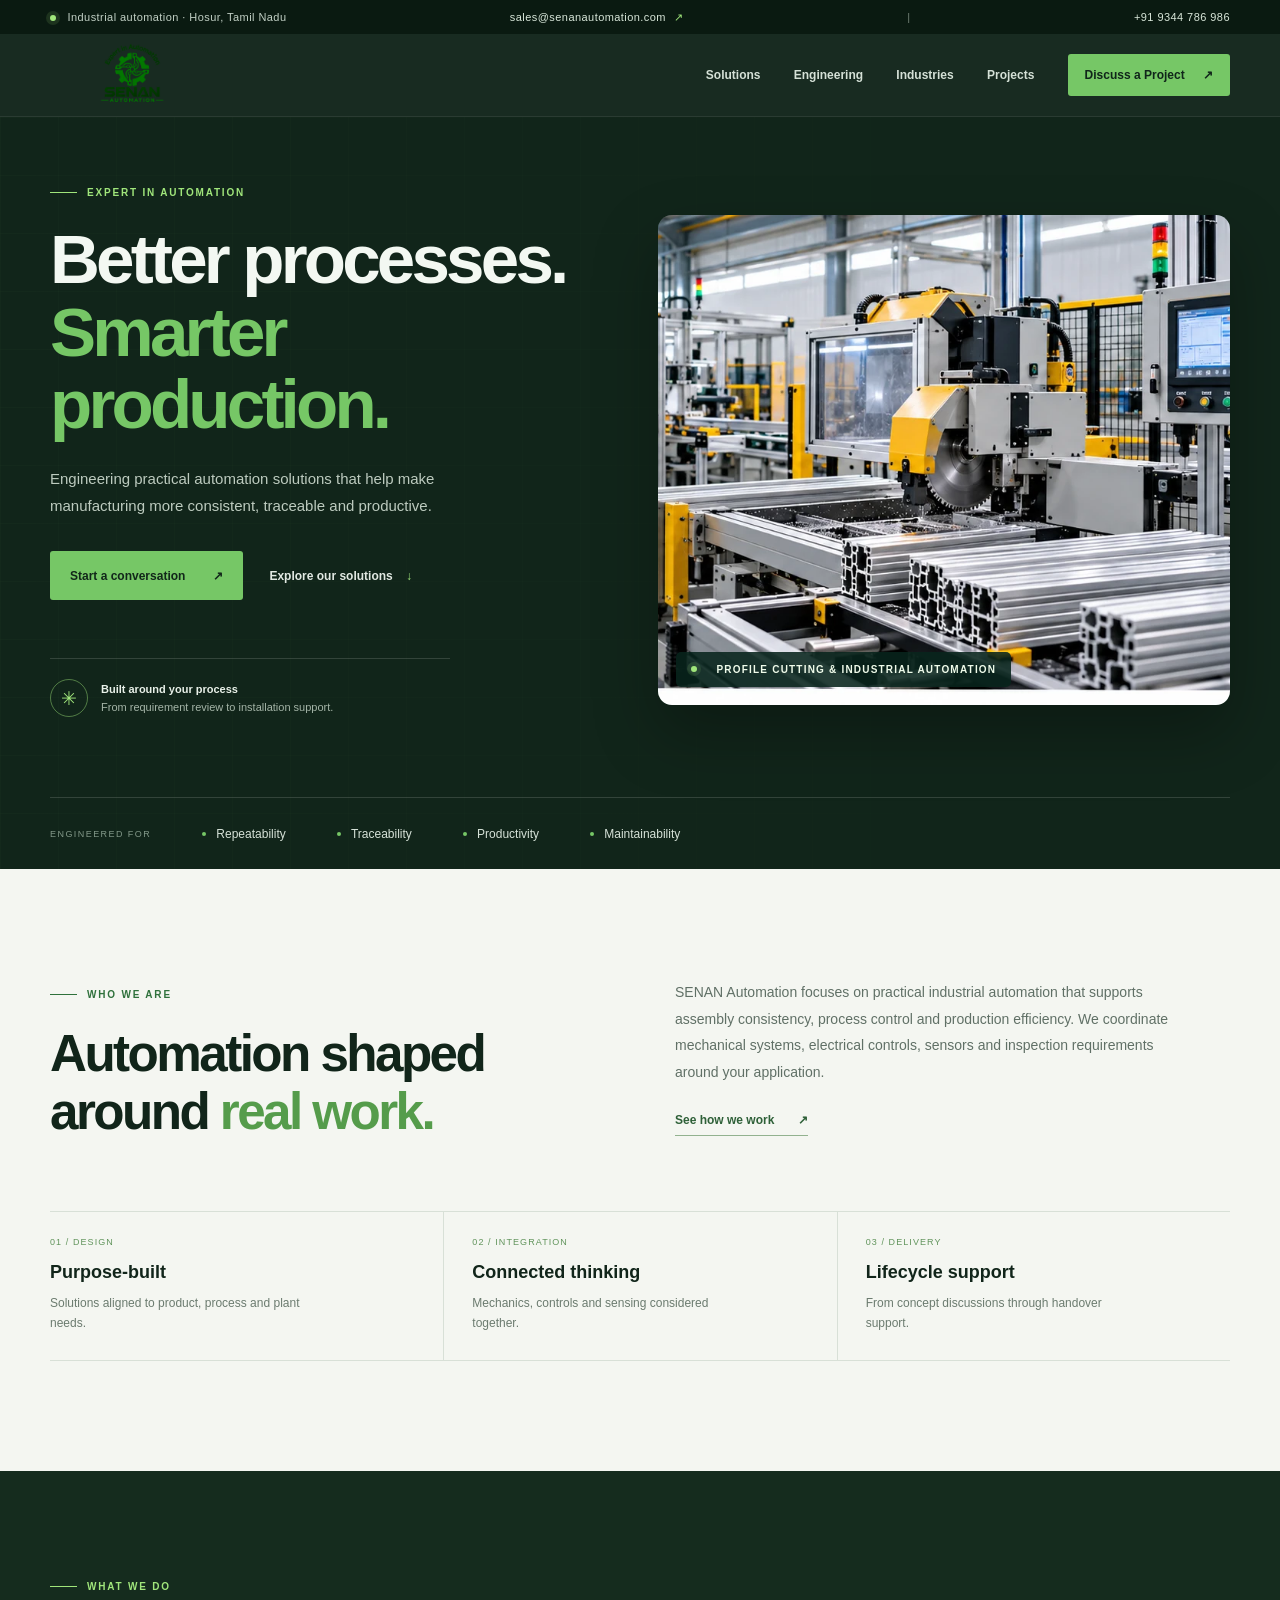
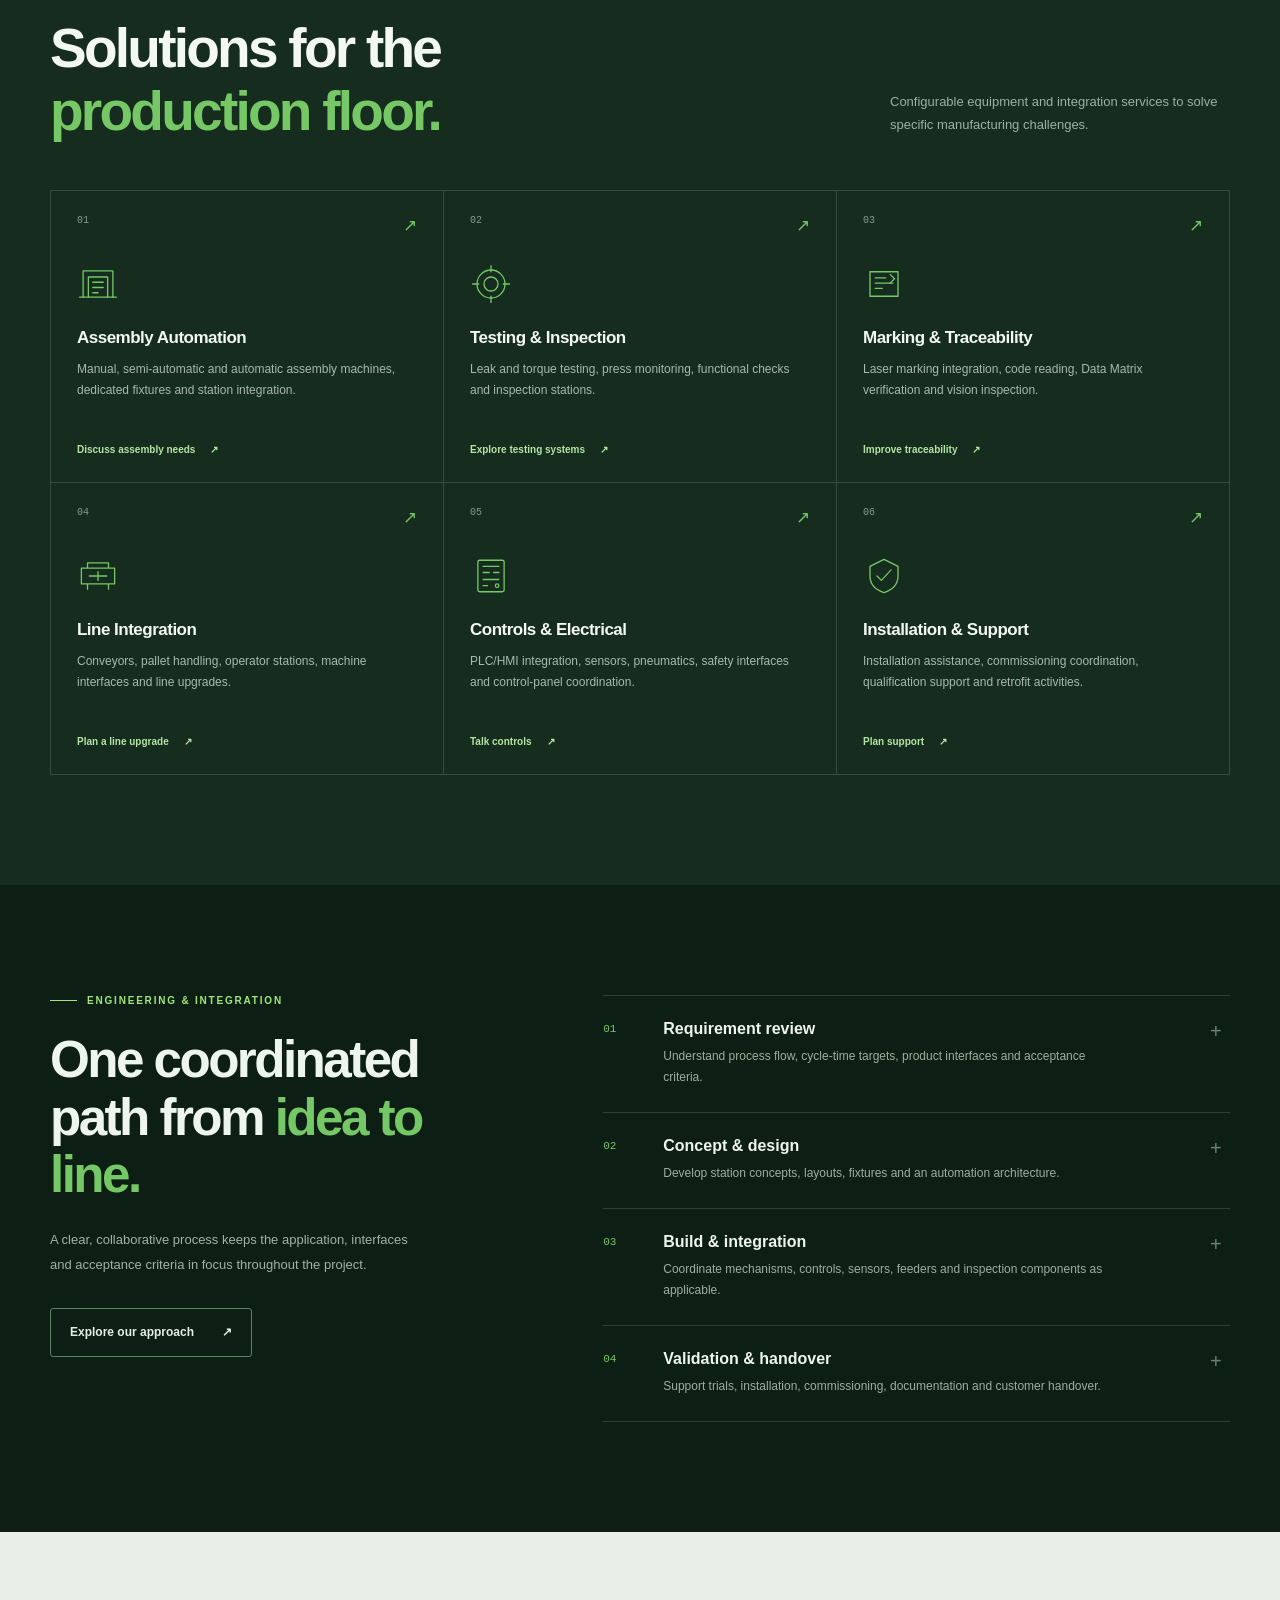
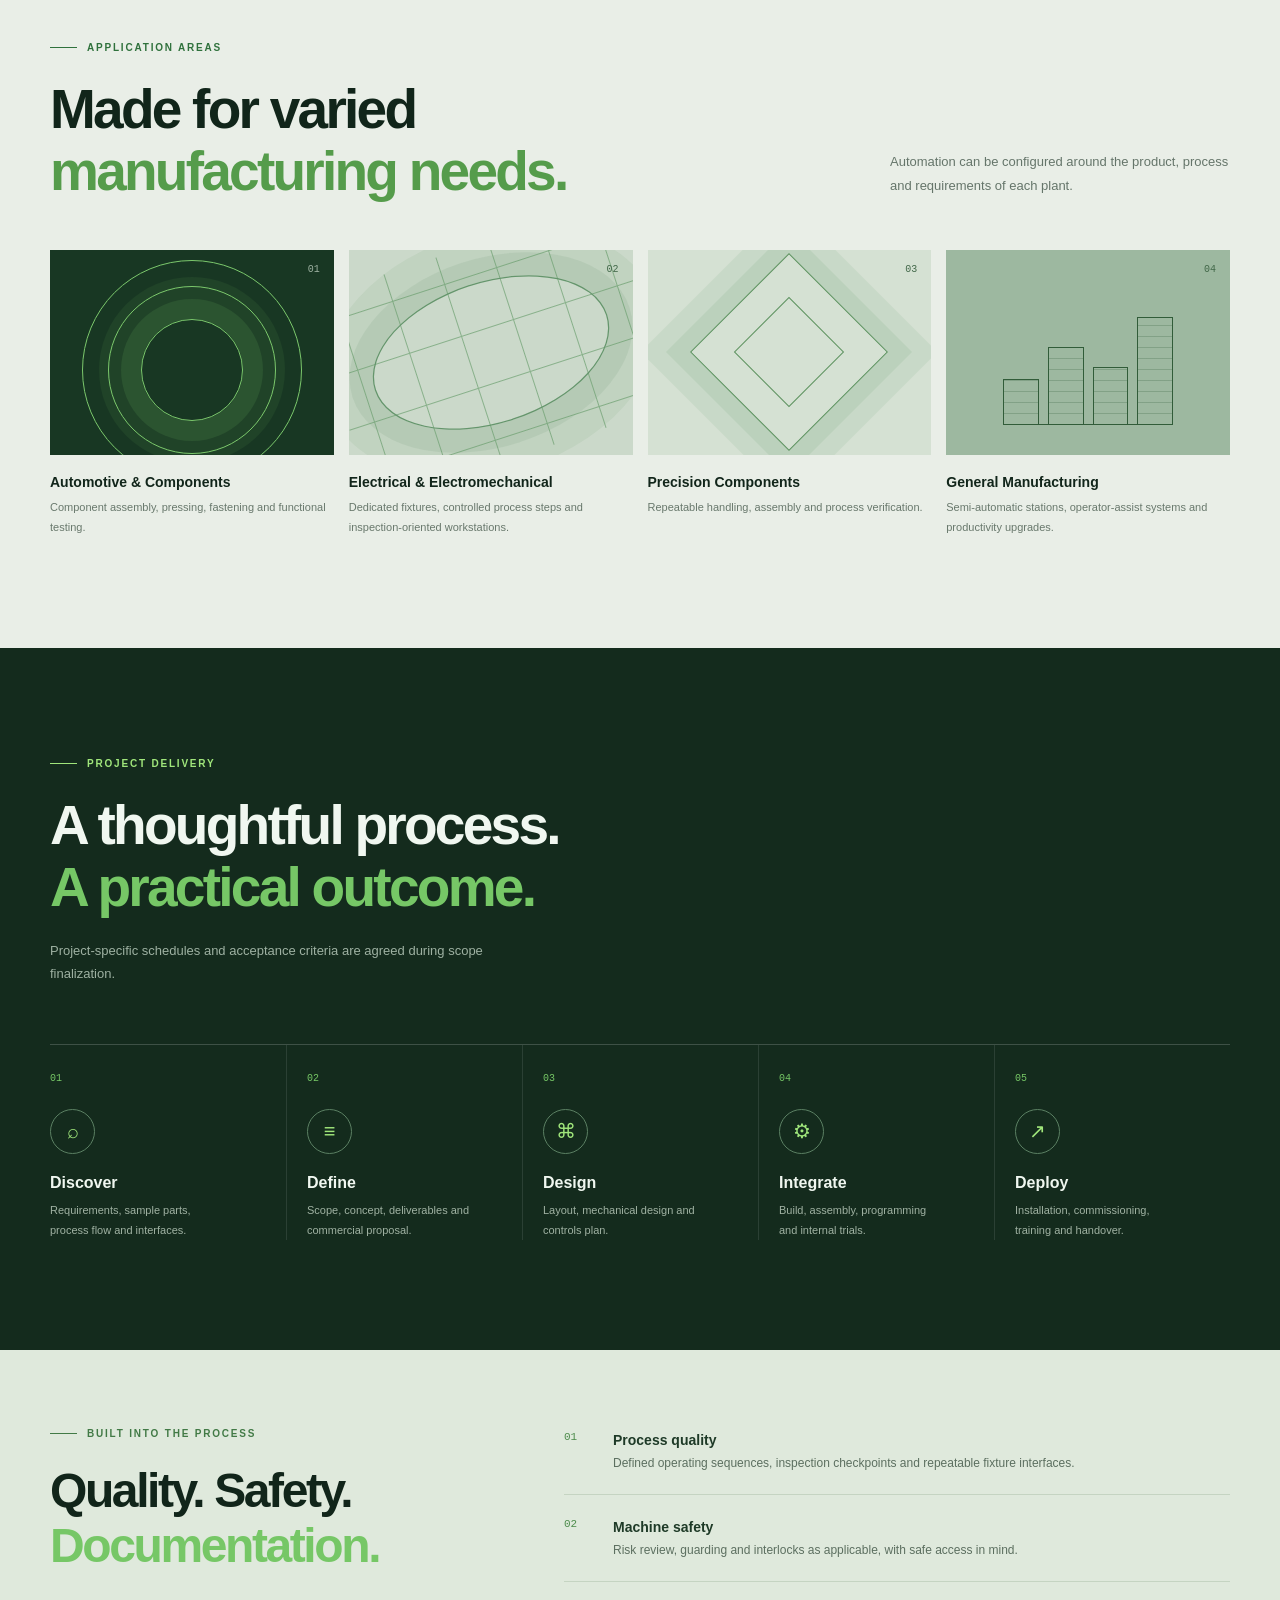
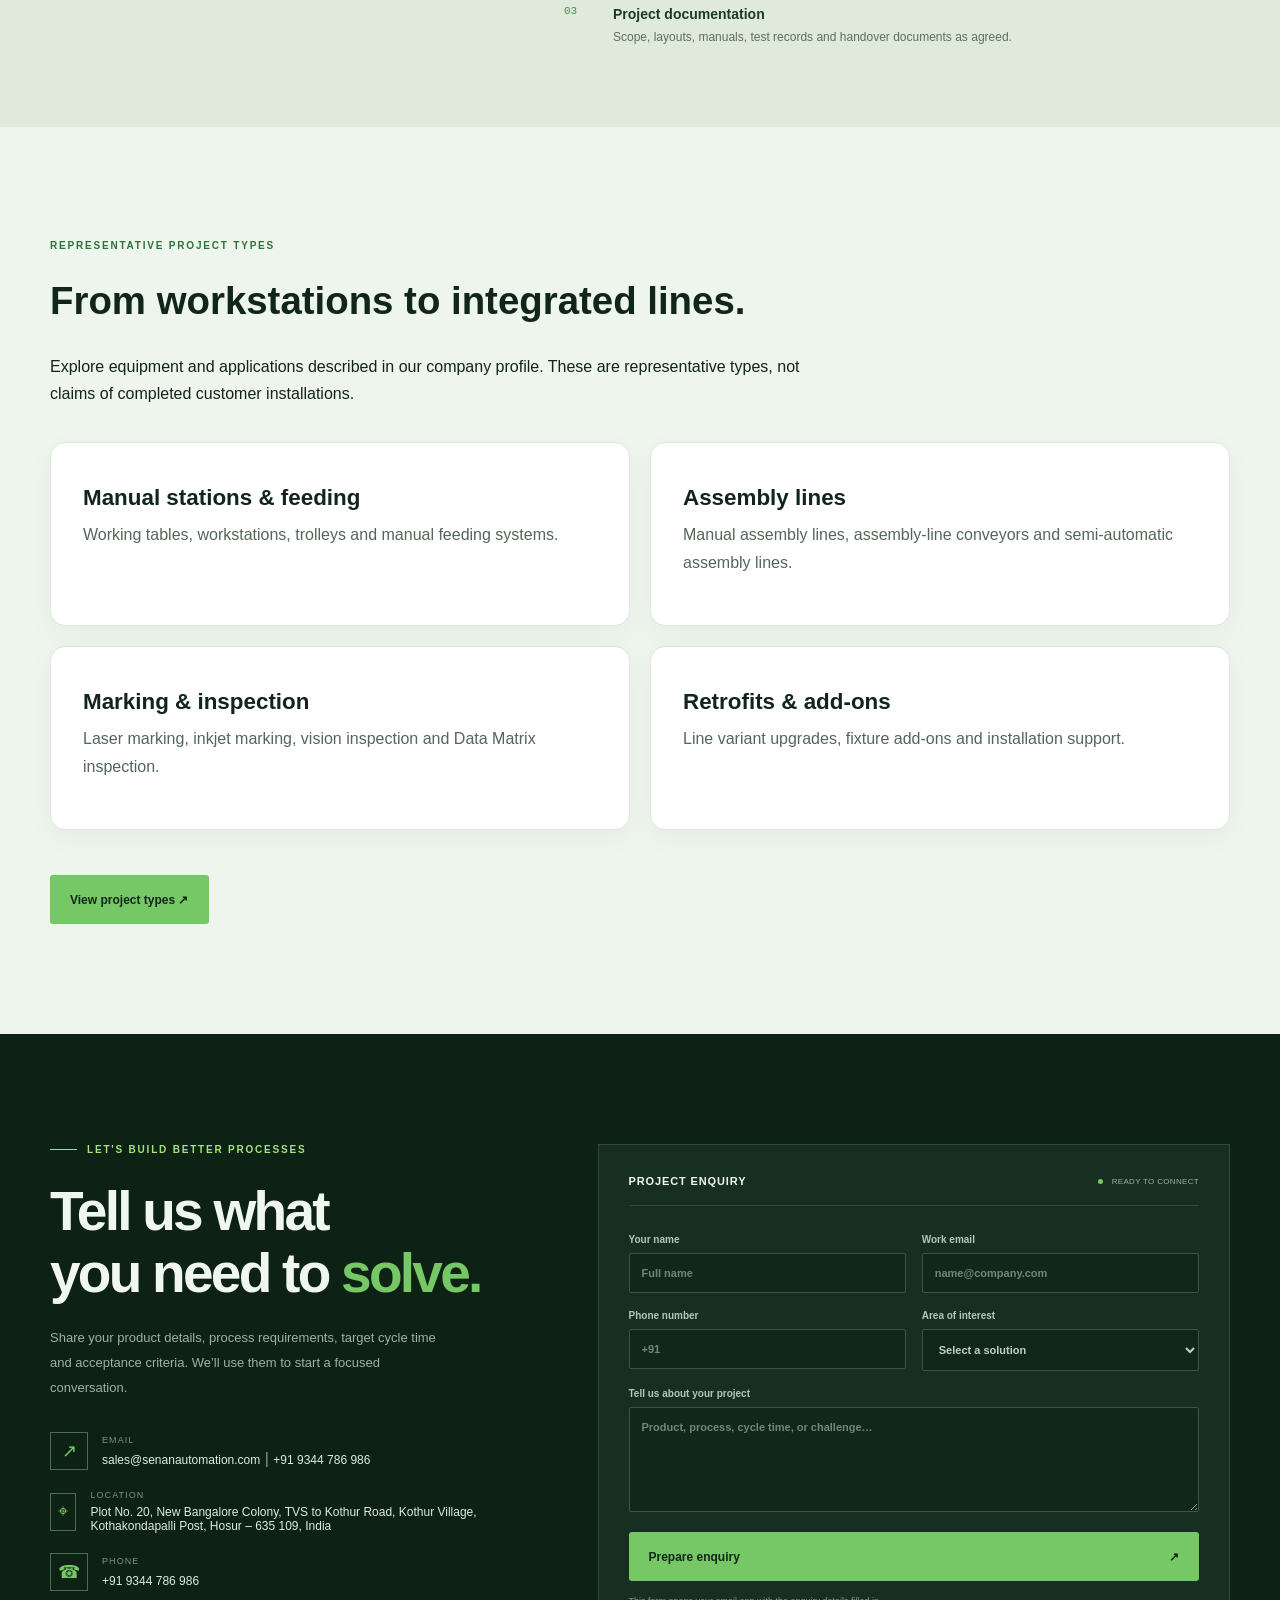
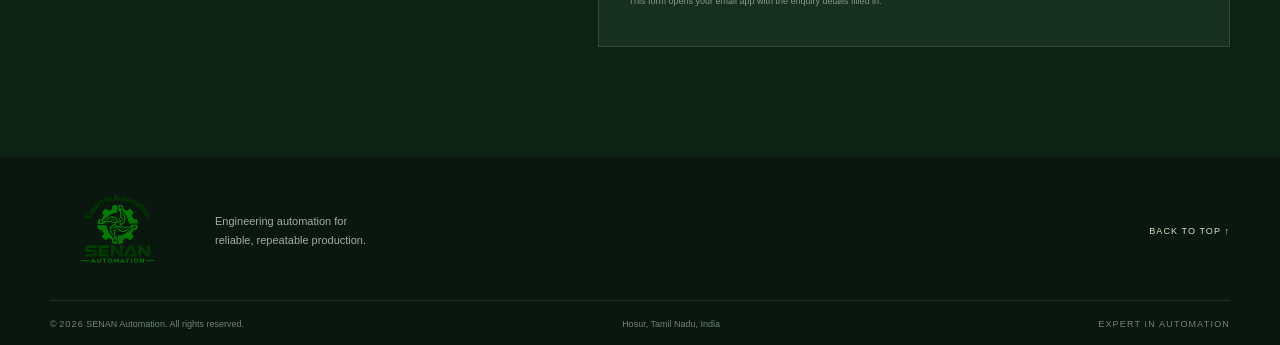
<file: index.html>
<!DOCTYPE html>

<html lang="en">
<head>
<meta charset="utf-8"/>
<meta content="width=device-width, initial-scale=1.0" name="viewport"/>
<meta content="#10251b" name="theme-color"/>
<title>Industrial Automation Solutions in Hosur | SENAN Automation</title>
<link href="styles.css" rel="stylesheet"/>
<script defer="" src="script.js"></script>
<meta content="SENAN Automation in Hosur provides assembly automation, testing, inspection, conveyors, PLC/HMI integration and custom production equipment." name="description"/><meta content="index, follow, max-image-preview:large" name="robots"/><link href="https://www.senanautomation.com/" rel="canonical"/><meta content="Industrial Automation Solutions in Hosur | SENAN Automation" property="og:title"/><meta content="SENAN Automation in Hosur provides assembly automation, testing, inspection, conveyors, PLC/HMI integration and custom production equipment." property="og:description"/><meta content="https://www.senanautomation.com/" property="og:url"/><meta content="website" property="og:type"/><meta content="SENAN Automation" property="og:site_name"/><meta content="summary" name="twitter:card"/><meta content="#183e2b" name="theme-color"/><script type="application/ld+json">{"@context": "https://schema.org", "@type": "Organization", "name": "SENAN Automation", "url": "https://www.senanautomation.com/", "logo": "https://www.senanautomation.com/assets/senan-logo.png", "email": "sales@senanautomation.com", "telephone": "+91-9344786986", "address": {"@type": "PostalAddress", "streetAddress": "Plot No. 20, New Bangalore Colony, TVS to Kothur Road, Kothur Village, Kothakondapalli Post", "addressLocality": "Hosur", "postalCode": "635109", "addressRegion": "Tamil Nadu", "addressCountry": "IN"}}</script><link href="assets/favicon.png?v=2" rel="icon"/><link href="assets/apple-touch-icon.png" rel="apple-touch-icon"/><link rel="icon" type="image/png" sizes="32x32" href="assets/favicon-32.png?v=2"/><link rel="icon" type="image/png" sizes="16x16" href="assets/favicon-16.png?v=2"/></head>
<body>
<div class="topline"><div class="container topline-inner"><span><span class="status-dot"></span> Industrial automation · Hosur, Tamil Nadu</span><a href="mailto:sales@senanautomation.com">sales@senanautomation.com <span aria-hidden="true">↗</span></a><span class="contact-separator">  |  </span><a class="contact-phone" href="tel:+919344786986">+91 9344 786 986</a></div></div>
<header class="site-header" id="top">
<div class="container nav-wrap">
<a aria-label="SENAN Automation home" class="brand" href="index.html"><img alt="SENAN Automation logo" decoding="async" src="assets/senan-logo.png"/></a>
<button aria-controls="main-nav" aria-expanded="false" aria-label="Open navigation" class="menu-toggle"><span></span><span></span><span></span></button>
<nav aria-label="Main navigation" class="main-nav" id="main-nav">
<a href="solutions.html">Solutions</a><a href="engineering.html">Engineering</a><a href="industries.html">Industries</a><a href="projects.html">Projects</a><a class="nav-cta" href="contact.html">Discuss a Project <span>↗</span></a>
</nav>
</div>
</header>
<main>
<section class="hero">
<div class="hero-grid"></div><div class="container hero-layout">
<div class="hero-copy">
<p class="eyebrow"><span class="eyebrow-line"></span> EXPERT IN AUTOMATION</p>
<h1>Better processes.<br/><span>Smarter production.</span></h1>
<p class="hero-lead">Engineering practical automation solutions that help make manufacturing more consistent, traceable and productive.</p>
<div class="hero-actions"><a class="button button-green" href="#contact">Start a conversation <span>↗</span></a><a class="text-link" href="#solutions">Explore our solutions <span>↓</span></a></div>
<div class="hero-proof"><div class="proof-icon">✳</div><p><strong>Built around your process</strong><br/><span>From requirement review to installation support.</span></p></div>
</div>
<div class="hero-visual hero-workshop-visual">
<img alt="AI-generated visualization of a modern industrial profile-cutting machine and aluminium extrusion workshop" class="workshop-photo" fetchpriority="high" height="680" src="assets/profile-cutting-workshop.webp" width="960"/>
<div class="workshop-caption"><span class="pulse"></span> PROFILE CUTTING &amp; INDUSTRIAL AUTOMATION</div>
</div>
</div>
<div class="container hero-foot"><span>ENGINEERED FOR</span><div>Repeatability</div><div>Traceability</div><div>Productivity</div><div>Maintainability</div></div>
</section>
<section class="intro section-pad">
<div class="container intro-layout"><div><p class="eyebrow dark"><span class="eyebrow-line"></span> WHO WE ARE</p><h2>Automation shaped<br/>around <em>real work.</em></h2></div><div class="intro-text"><p>SENAN Automation focuses on practical industrial automation that supports assembly consistency, process control and production efficiency. We coordinate mechanical systems, electrical controls, sensors and inspection requirements around your application.</p><a class="under-link" href="engineering.html">See how we work <span>↗</span></a></div></div>
<div class="container value-strip"><div class="value-cell"><span>01 / DESIGN</span><strong>Purpose-built</strong><p>Solutions aligned to product, process and plant needs.</p></div><div class="value-cell"><span>02 / INTEGRATION</span><strong>Connected thinking</strong><p>Mechanics, controls and sensing considered together.</p></div><div class="value-cell"><span>03 / DELIVERY</span><strong>Lifecycle support</strong><p>From concept discussions through handover support.</p></div></div>
</section>
<section class="solutions section-pad" id="solutions">
<div class="container"><div class="section-heading"><div><p class="eyebrow"><span class="eyebrow-line"></span> WHAT WE DO</p><h2>Solutions for the<br/><span>production floor.</span></h2></div><p>Configurable equipment and integration services to solve specific manufacturing challenges.</p></div>
<div class="solution-grid">
<article class="solution-card solution-feature"><div class="card-top"><span>01</span><span class="card-arrow">↗</span></div><div class="line-icon"><svg viewbox="0 0 48 48"><path d="M7 39V9h34v30M13 39V16h22v23M18 22h12M18 28h12M18 34h6"></path><path d="M3 39h42"></path></svg></div><h3>Assembly Automation</h3><p>Manual, semi-automatic and automatic assembly machines, dedicated fixtures and station integration.</p><a href="#contact">Discuss assembly needs <span>↗</span></a></article>
<article class="solution-card"><div class="card-top"><span>02</span><span class="card-arrow">↗</span></div><div class="line-icon"><svg viewbox="0 0 48 48"><circle cx="24" cy="24" r="16"></circle><circle cx="24" cy="24" r="8"></circle><path d="M24 3v7M24 38v7M3 24h7M38 24h7"></path></svg></div><h3>Testing &amp; Inspection</h3><p>Leak and torque testing, press monitoring, functional checks and inspection stations.</p><a href="#contact">Explore testing systems <span>↗</span></a></article>
<article class="solution-card"><div class="card-top"><span>03</span><span class="card-arrow">↗</span></div><div class="line-icon"><svg viewbox="0 0 48 48"><path d="M8 10h32v28H8zM14 17h12M14 23h20M14 29h8"></path><path d="M31 13l5 5-5 5"></path></svg></div><h3>Marking &amp; Traceability</h3><p>Laser marking integration, code reading, Data Matrix verification and vision inspection.</p><a href="#contact">Improve traceability <span>↗</span></a></article>
<article class="solution-card"><div class="card-top"><span>04</span><span class="card-arrow">↗</span></div><div class="line-icon"><svg viewbox="0 0 48 48"><path d="M5 15h38v18H5zM12 15V9h24v6M12 33v6M36 33v6"></path><path d="M14 24h20M24 19v10"></path></svg></div><h3>Line Integration</h3><p>Conveyors, pallet handling, operator stations, machine interfaces and line upgrades.</p><a href="#contact">Plan a line upgrade <span>↗</span></a></article>
<article class="solution-card"><div class="card-top"><span>05</span><span class="card-arrow">↗</span></div><div class="line-icon"><svg viewbox="0 0 48 48"><rect height="36" rx="2" width="30" x="9" y="6"></rect><path d="M15 13h18M15 20h7M27 20h6M15 28h18M15 35h5"></path><circle cx="31" cy="35" r="2"></circle></svg></div><h3>Controls &amp; Electrical</h3><p>PLC/HMI integration, sensors, pneumatics, safety interfaces and control-panel coordination.</p><a href="#contact">Talk controls <span>↗</span></a></article>
<article class="solution-card"><div class="card-top"><span>06</span><span class="card-arrow">↗</span></div><div class="line-icon"><svg viewbox="0 0 48 48"><path d="M24 5l16 8v11c0 10-7 16-16 19C15 40 8 34 8 24V13z"></path><path d="M16 24l5 5 11-12"></path></svg></div><h3>Installation &amp; Support</h3><p>Installation assistance, commissioning coordination, qualification support and retrofit activities.</p><a href="#contact">Plan support <span>↗</span></a></article>
</div>
</div>
</section>
<section class="capabilities section-pad" id="capabilities"><div class="container capability-layout"><div class="capability-copy"><p class="eyebrow"><span class="eyebrow-line"></span> ENGINEERING &amp; INTEGRATION</p><h2>One coordinated<br/>path from <span>idea to line.</span></h2><p class="muted">A clear, collaborative process keeps the application, interfaces and acceptance criteria in focus throughout the project.</p><a class="button button-outline" href="#approach">Explore our approach <span>↗</span></a></div><div class="capability-list"><div class="capability-item"><span class="cap-num">01</span><div><h3>Requirement review</h3><p>Understand process flow, cycle-time targets, product interfaces and acceptance criteria.</p></div><span class="cap-symbol">+</span></div><div class="capability-item"><span class="cap-num">02</span><div><h3>Concept &amp; design</h3><p>Develop station concepts, layouts, fixtures and an automation architecture.</p></div><span class="cap-symbol">+</span></div><div class="capability-item"><span class="cap-num">03</span><div><h3>Build &amp; integration</h3><p>Coordinate mechanisms, controls, sensors, feeders and inspection components as applicable.</p></div><span class="cap-symbol">+</span></div><div class="capability-item"><span class="cap-num">04</span><div><h3>Validation &amp; handover</h3><p>Support trials, installation, commissioning, documentation and customer handover.</p></div><span class="cap-symbol">+</span></div></div></div></section>
<section class="industries section-pad" id="industries"><div class="container"><div class="section-heading"><div><p class="eyebrow dark"><span class="eyebrow-line"></span> APPLICATION AREAS</p><h2>Made for varied<br/><em>manufacturing needs.</em></h2></div><p>Automation can be configured around the product, process and requirements of each plant.</p></div><div class="industry-grid"><div class="industry-card industry-auto"><div class="industry-visual"><div class="rings"></div><span>01</span></div><h3>Automotive &amp; Components</h3><p>Component assembly, pressing, fastening and functional testing.</p></div><div class="industry-card"><div class="industry-visual visual-circuit"><div class="circuit-lines"></div><span>02</span></div><h3>Electrical &amp; Electromechanical</h3><p>Dedicated fixtures, controlled process steps and inspection-oriented workstations.</p></div><div class="industry-card"><div class="industry-visual visual-precision"><div class="precision-shape"></div><span>03</span></div><h3>Precision Components</h3><p>Repeatable handling, assembly and process verification.</p></div><div class="industry-card"><div class="industry-visual visual-general"><div class="bars"><i></i><i></i><i></i><i></i></div><span>04</span></div><h3>General Manufacturing</h3><p>Semi-automatic stations, operator-assist systems and productivity upgrades.</p></div></div></div></section>
<section class="approach section-pad" id="approach"><div class="container"><div class="approach-head"><p class="eyebrow"><span class="eyebrow-line"></span> PROJECT DELIVERY</p><h2>A thoughtful process.<br/><span>A practical outcome.</span></h2><p>Project-specific schedules and acceptance criteria are agreed during scope finalization.</p></div><div class="process-track"><div class="process-step"><span class="process-index">01</span><div class="process-node">⌕</div><h3>Discover</h3><p>Requirements, sample parts, process flow and interfaces.</p></div><div class="process-step"><span class="process-index">02</span><div class="process-node">≡</div><h3>Define</h3><p>Scope, concept, deliverables and commercial proposal.</p></div><div class="process-step"><span class="process-index">03</span><div class="process-node">⌘</div><h3>Design</h3><p>Layout, mechanical design and controls plan.</p></div><div class="process-step"><span class="process-index">04</span><div class="process-node">⚙</div><h3>Integrate</h3><p>Build, assembly, programming and internal trials.</p></div><div class="process-step"><span class="process-index">05</span><div class="process-node">↗</div><h3>Deploy</h3><p>Installation, commissioning, training and handover.</p></div></div></div></section>
<section class="quality-band"><div class="container quality-layout"><div><p class="eyebrow"><span class="eyebrow-line"></span> BUILT INTO THE PROCESS</p><h2>Quality. Safety.<br/><span>Documentation.</span></h2></div><div class="quality-points"><div><span>01</span><p><strong>Process quality</strong><br/>Defined operating sequences, inspection checkpoints and repeatable fixture interfaces.</p></div><div><span>02</span><p><strong>Machine safety</strong><br/>Risk review, guarding and interlocks as applicable, with safe access in mind.</p></div><div><span>03</span><p><strong>Project documentation</strong><br/>Scope, layouts, manuals, test records and handover documents as agreed.</p></div></div></div></section>
<section class="section-pad project-teaser" id="projects"><div class="container"><p class="eyebrow dark">REPRESENTATIVE PROJECT TYPES</p><h2>From workstations to integrated lines.</h2><p>Explore equipment and applications described in our company profile. These are representative types, not claims of completed customer installations.</p><div class="new-grid"><article><h3>Manual stations &amp; feeding</h3><p>Working tables, workstations, trolleys and manual feeding systems.</p></article><article><h3>Assembly lines</h3><p>Manual assembly lines, assembly-line conveyors and semi-automatic assembly lines.</p></article><article><h3>Marking &amp; inspection</h3><p>Laser marking, inkjet marking, vision inspection and Data Matrix inspection.</p></article><article><h3>Retrofits &amp; add-ons</h3><p>Line variant upgrades, fixture add-ons and installation support.</p></article></div><a class="button button-green" href="projects.html">View project types ↗</a></div></section>
<section class="contact section-pad" id="contact"><div class="container contact-layout"><div class="contact-copy"><p class="eyebrow"><span class="eyebrow-line"></span> LET'S BUILD BETTER PROCESSES</p><h2>Tell us what<br/>you need to <span>solve.</span></h2><p>Share your product details, process requirements, target cycle time and acceptance criteria. We’ll use them to start a focused conversation.</p><div class="contact-detail"><span class="detail-icon">↗</span><div><small>EMAIL</small><a href="mailto:sales@senanautomation.com">sales@senanautomation.com</a><span class="contact-separator">  |  </span><a class="contact-phone" href="tel:+919344786986">+91 9344 786 986</a></div></div><div class="contact-detail"><span class="detail-icon">⌖</span><div><small>LOCATION</small><p>Plot No. 20, New Bangalore Colony, TVS to Kothur Road, Kothur Village, Kothakondapalli Post, Hosur – 635 109, India</p></div></div><div class="contact-detail"><span class="detail-icon">☎</span><div><small>PHONE</small><a href="tel:+919344786986">+91 9344 786 986</a></div></div></div>
<form class="contact-form" id="contact-form"><div class="form-heading"><span>PROJECT ENQUIRY</span><span class="form-status"><i></i> READY TO CONNECT</span></div><div class="form-row"><label>Your name<input name="name" placeholder="Full name" required="" type="text"/></label><label>Work email<input name="email" placeholder="name@company.com" required="" type="email"/></label></div><div class="form-row"><label>Phone number<input name="phone" pattern="[0-9+() -]{7,}" placeholder="+91" required="" type="tel"/></label><label>Area of interest<select name="interest" required=""><option disabled="" selected="" value="">Select a solution</option><option>Assembly automation</option><option>Testing &amp; inspection</option><option>Marking &amp; traceability</option><option>Line integration</option><option>Controls &amp; electrical</option><option>Installation &amp; support</option><option>Other / not sure yet</option></select></label></div><label>Tell us about your project<textarea name="message" placeholder="Product, process, cycle time, or challenge…" required="" rows="4"></textarea></label><button class="button button-green submit-button" type="submit">Prepare enquiry <span>↗</span></button><p class="form-note">This form opens your email app with the enquiry details filled in.</p><p aria-live="polite" class="form-feedback" id="form-feedback" role="status"></p></form>
</div></section>
</main>
<footer class="site-footer"><div class="container footer-main"><a class="footer-brand" href="index.html"><img alt="SENAN Automation logo" decoding="async" src="assets/senan-logo.png"/></a><p>Engineering automation for<br/>reliable, repeatable production.</p><a class="back-top" href="#top">BACK TO TOP ↑</a></div><div class="container footer-bottom"><span>© <span id="year"></span> SENAN Automation. All rights reserved.</span><span>Hosur, Tamil Nadu, India</span><span>EXPERT IN AUTOMATION</span></div></footer>
</body>
</html>
</file>
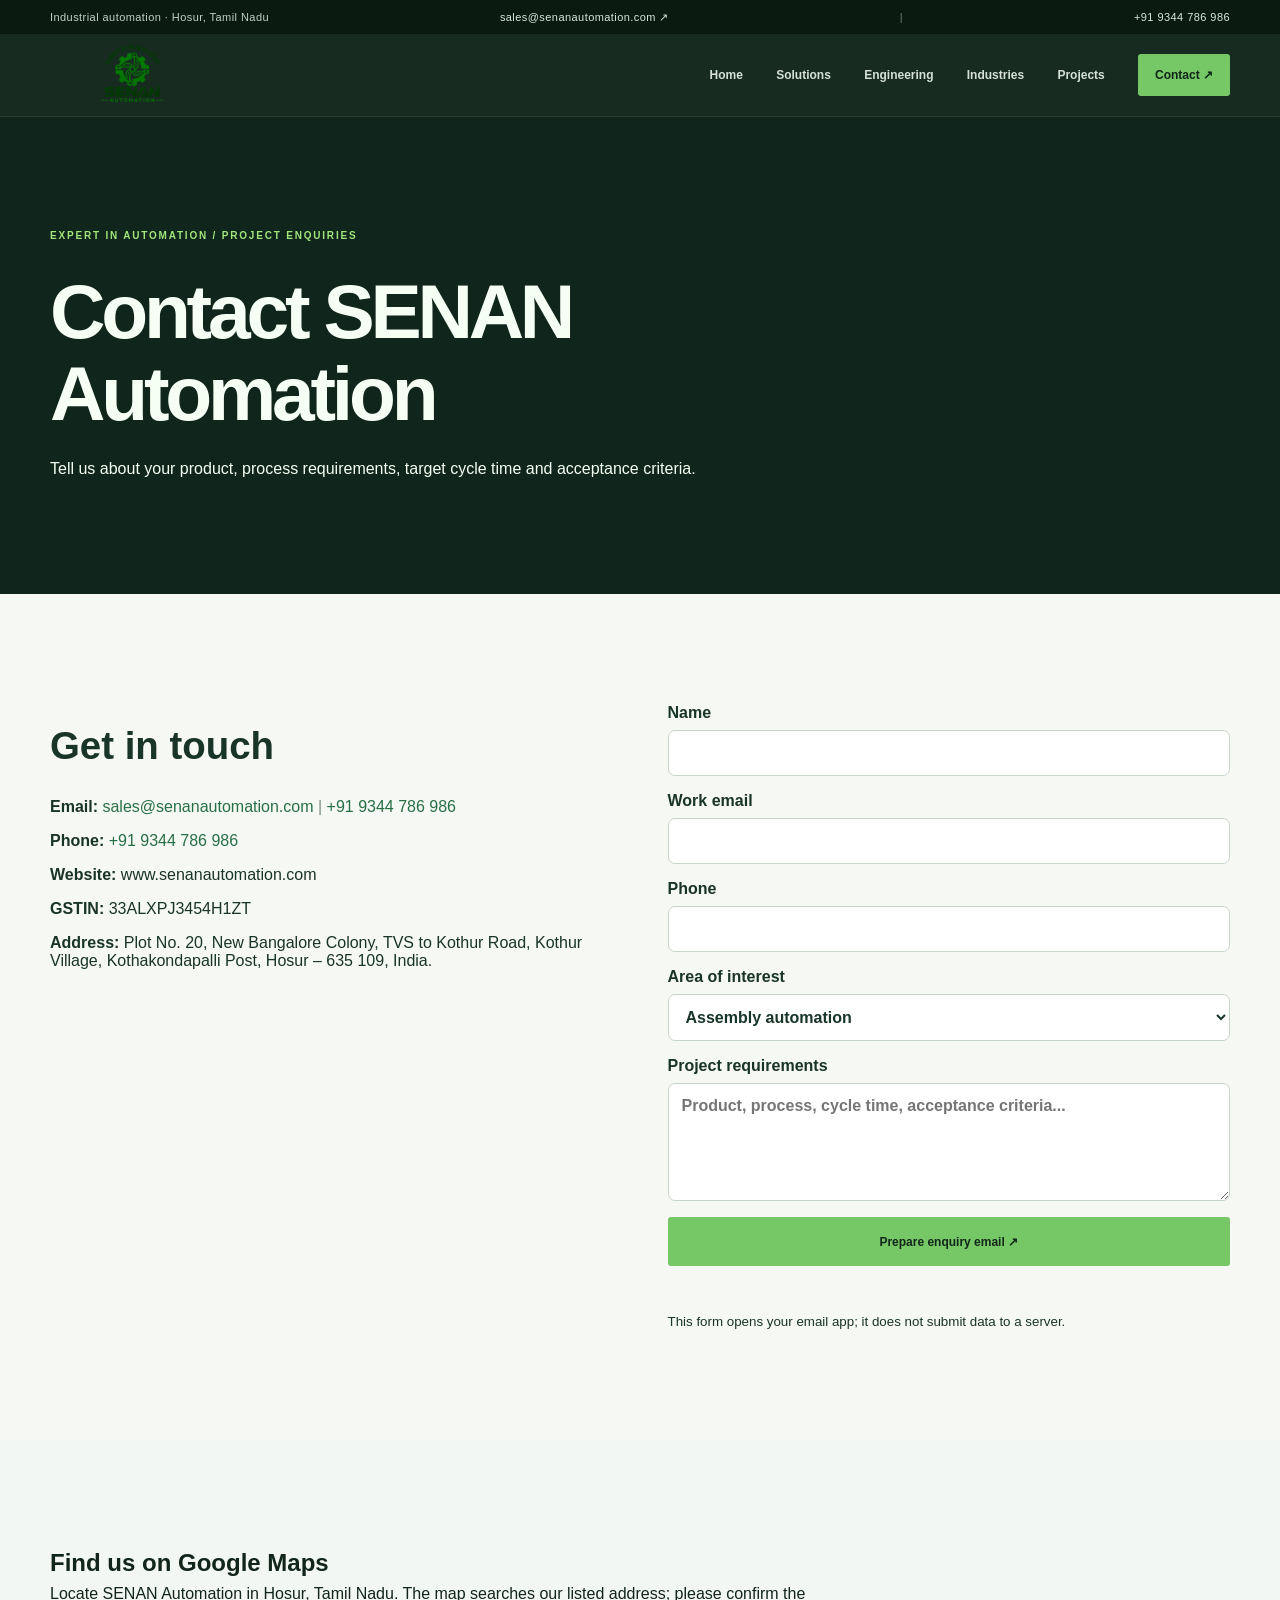
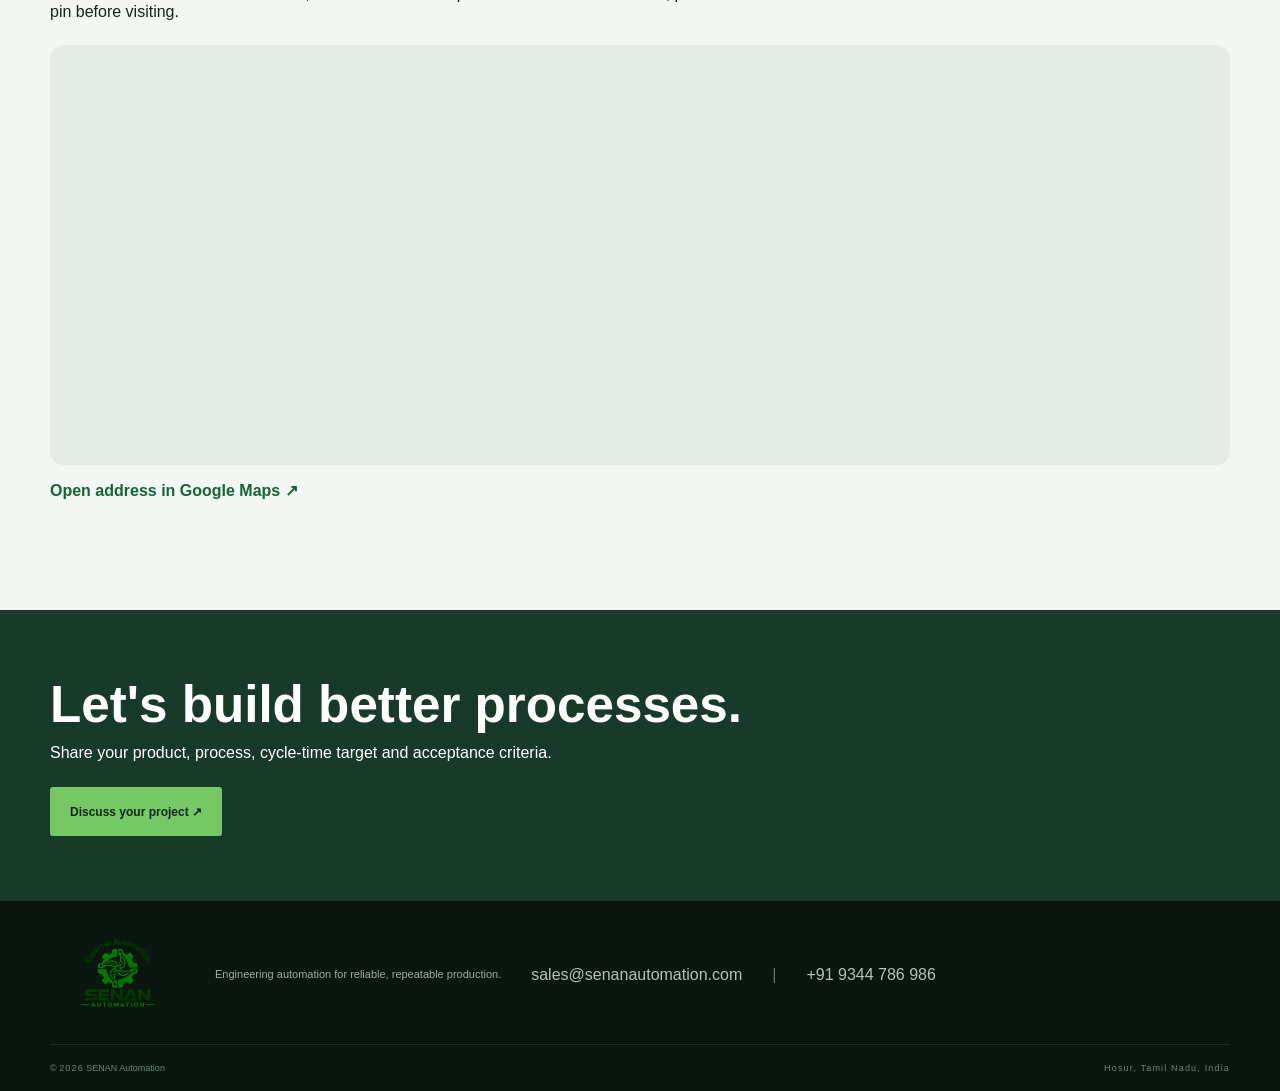
<file: contact.html>
<!DOCTYPE html>

<html lang="en"><head><meta charset="utf-8"/><meta content="width=device-width,initial-scale=1" name="viewport"/><meta content="#10251b" name="theme-color"/><link href="styles.css" rel="stylesheet"/><script defer="" src="script.js"></script><title>Contact SENAN Automation in Hosur | Project Enquiries</title><meta content="Contact SENAN Automation in Hosur, Tamil Nadu for custom assembly automation, inspection equipment, line integration and engineering enquiries." name="description"/><meta content="index, follow, max-image-preview:large" name="robots"/><link href="https://www.senanautomation.com/contact.html" rel="canonical"/><meta content="Contact SENAN Automation in Hosur | Project Enquiries" property="og:title"/><meta content="Contact SENAN Automation in Hosur, Tamil Nadu for custom assembly automation, inspection equipment, line integration and engineering enquiries." property="og:description"/><meta content="https://www.senanautomation.com/contact.html" property="og:url"/><meta content="website" property="og:type"/><meta content="SENAN Automation" property="og:site_name"/><meta content="summary" name="twitter:card"/><meta content="#183e2b" name="theme-color"/><link href="assets/favicon.png?v=2" rel="icon"/><link href="assets/apple-touch-icon.png" rel="apple-touch-icon"/><link rel="icon" type="image/png" sizes="32x32" href="assets/favicon-32.png?v=2"/><link rel="icon" type="image/png" sizes="16x16" href="assets/favicon-16.png?v=2"/></head><body><div class="topline"><div class="container topline-inner"><span>Industrial automation · Hosur, Tamil Nadu</span><a href="mailto:sales@senanautomation.com">sales@senanautomation.com ↗</a><span class="contact-separator">  |  </span><a class="contact-phone" href="tel:+919344786986">+91 9344 786 986</a></div></div><header class="site-header"><div class="container nav-wrap"><a class="brand" href="index.html"><img alt="SENAN Automation logo" decoding="async" src="assets/senan-logo.png"/></a><button aria-controls="main-nav" aria-expanded="false" aria-label="Open navigation" class="menu-toggle"><span></span><span></span><span></span></button><nav aria-label="Main navigation" class="main-nav" id="main-nav"><a href="index.html">Home</a><a href="solutions.html">Solutions</a><a href="engineering.html">Engineering</a><a href="industries.html">Industries</a><a href="projects.html">Projects</a><a class="nav-cta" href="contact.html">Contact ↗</a></nav></div></header><main><section class="inner-hero"><div class="container"><p class="eyebrow">EXPERT IN AUTOMATION / PROJECT ENQUIRIES</p><h1>Contact SENAN Automation</h1><p>Tell us about your product, process requirements, target cycle time and acceptance criteria.</p></div></section><section class="inner-content section-pad"><div class="container"><div class="contact-page-grid"><div><h2>Get in touch</h2><p><strong>Email:</strong> <a href="mailto:sales@senanautomation.com">sales@senanautomation.com</a><span class="contact-separator">  |  </span><a class="contact-phone" href="tel:+919344786986">+91 9344 786 986</a></p><p><strong>Phone:</strong> <a href="tel:+919344786986">+91 9344 786 986</a></p><p><strong>Website:</strong> www.senanautomation.com</p><p><strong>GSTIN:</strong> 33ALXPJ3454H1ZT</p><p><strong>Address:</strong> Plot No. 20, New Bangalore Colony, TVS to Kothur Road, Kothur Village, Kothakondapalli Post, Hosur – 635 109, India.</p></div><form class="simple-form" id="contact-form"><label>Name<input autocomplete="name" name="name" required=""/></label><label>Work email<input autocomplete="email" name="email" required="" type="email"/></label><label>Phone<input autocomplete="tel" name="phone" type="tel"/></label><label>Area of interest<select name="interest"><option>Assembly automation</option><option>Testing &amp; inspection</option><option>Marking &amp; traceability</option><option>Line integration</option><option>Controls &amp; electrical</option><option>Installation / retrofit</option><option>Other</option></select></label><label>Project requirements<textarea name="message" placeholder="Product, process, cycle time, acceptance criteria..." required="" rows="5"></textarea></label><button class="button button-green" type="submit">Prepare enquiry email ↗</button><p id="form-feedback" role="status"></p><small>This form opens your email app; it does not submit data to a server.</small></form></div></div></section><section aria-labelledby="location-heading" class="map-section section-pad"><div class="container"><h2 id="location-heading">Find us on Google Maps</h2><p>Locate SENAN Automation in Hosur, Tamil Nadu. The map searches our listed address; please confirm the pin before visiting.</p><iframe allowfullscreen="" class="location-map" loading="lazy" referrerpolicy="no-referrer-when-downgrade" src="https://www.google.com/maps?q=Plot%20No.%2020%2C%20New%20Bangalore%20Colony%2C%20TVS%20to%20Kothur%20Road%2C%20Kothur%20Village%2C%20Kothakondapalli%20Post%2C%20Hosur%20635109%2C%20Tamil%20Nadu%2C%20India&amp;output=embed" title="Google Maps location search for SENAN Automation, Hosur"></iframe><a class="map-directions-link" href="https://www.google.com/maps/search/?api=1&amp;query=Plot%20No.%2020%2C%20New%20Bangalore%20Colony%2C%20TVS%20to%20Kothur%20Road%2C%20Kothur%20Village%2C%20Kothakondapalli%20Post%2C%20Hosur%20635109%2C%20Tamil%20Nadu%2C%20India" rel="noopener noreferrer" target="_blank">Open address in Google Maps ↗</a></div></section><section class="inner-cta"><div class="container"><h2>Let's build better processes.</h2><p>Share your product, process, cycle-time target and acceptance criteria.</p><a class="button button-green" href="contact.html">Discuss your project ↗</a></div></section></main><footer class="site-footer"><div class="container footer-main"><a class="footer-brand" href="index.html"><img alt="SENAN Automation logo" decoding="async" src="assets/senan-logo.png"/></a><p>Engineering automation for reliable, repeatable production.</p><a href="mailto:sales@senanautomation.com">sales@senanautomation.com</a><span class="contact-separator">  |  </span><a class="contact-phone" href="tel:+919344786986">+91 9344 786 986</a></div><div class="container footer-bottom"><span>© <span id="year"></span> SENAN Automation</span><span>Hosur, Tamil Nadu, India</span></div></footer></body></html>
</file>
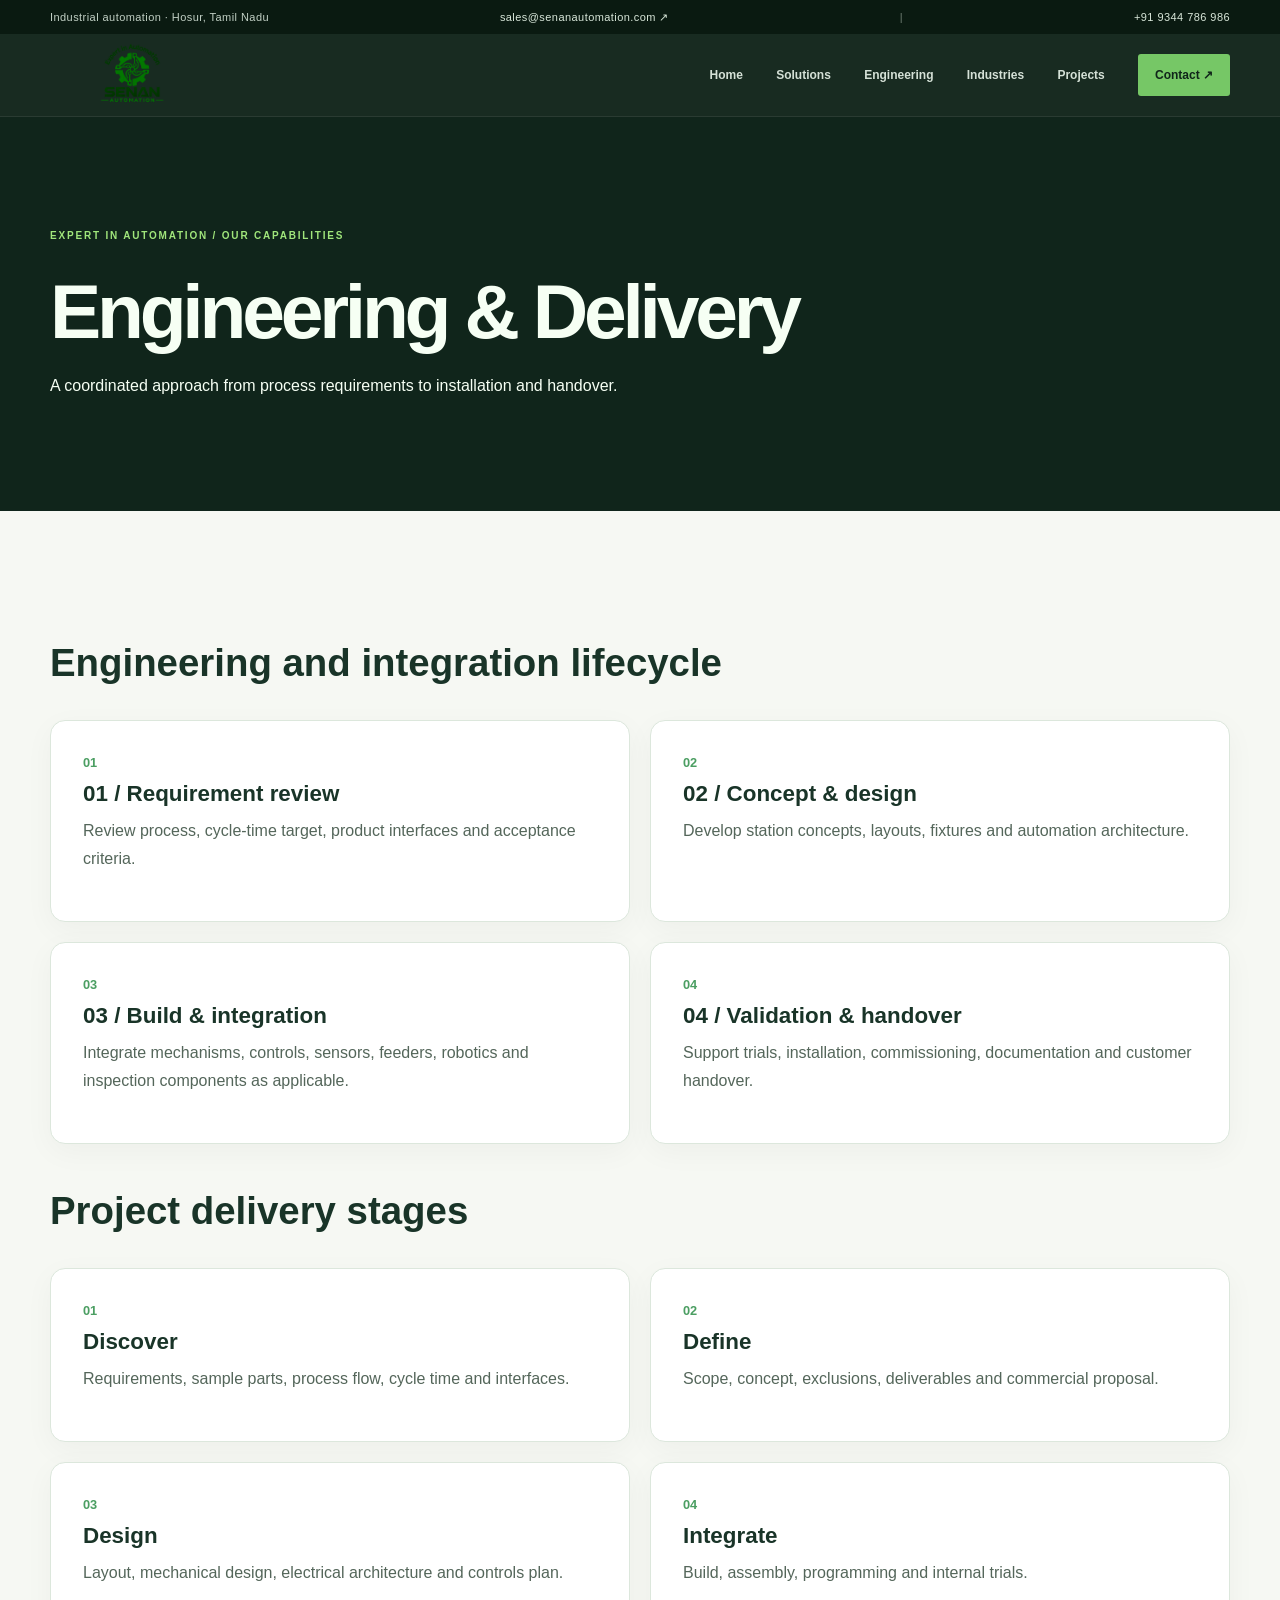
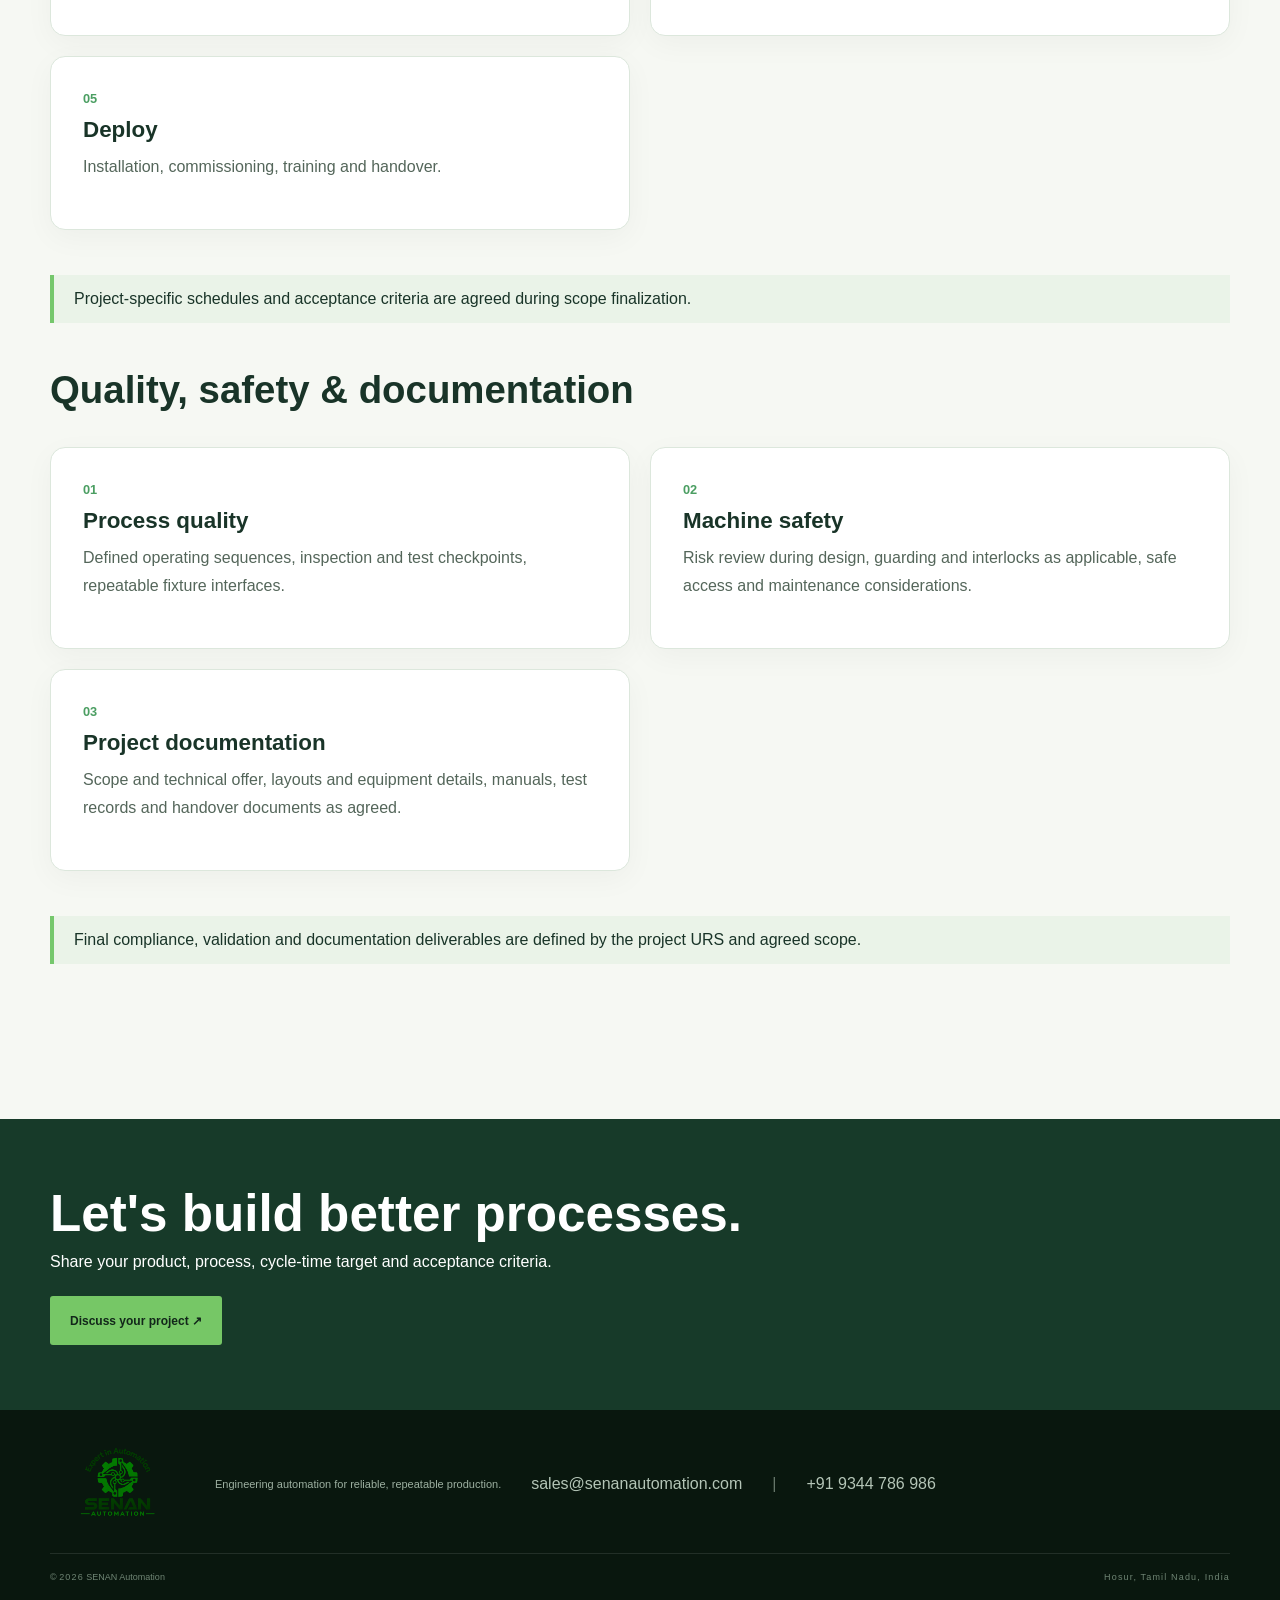
<file: engineering.html>
<!DOCTYPE html>

<html lang="en"><head><meta charset="utf-8"/><meta content="width=device-width,initial-scale=1" name="viewport"/><meta content="#10251b" name="theme-color"/><link href="styles.css" rel="stylesheet"/><script defer="" src="script.js"></script><title>Automation Engineering &amp; Machine Integration | SENAN</title><meta content="From requirement review and mechanical design to machine integration, validation and handover, explore SENAN Automation engineering capabilities." name="description"/><meta content="index, follow, max-image-preview:large" name="robots"/><link href="https://www.senanautomation.com/engineering.html" rel="canonical"/><meta content="Automation Engineering &amp; Machine Integration | SENAN" property="og:title"/><meta content="From requirement review and mechanical design to machine integration, validation and handover, explore SENAN Automation engineering capabilities." property="og:description"/><meta content="https://www.senanautomation.com/engineering.html" property="og:url"/><meta content="website" property="og:type"/><meta content="SENAN Automation" property="og:site_name"/><meta content="summary" name="twitter:card"/><meta content="#183e2b" name="theme-color"/><link href="assets/favicon.png?v=2" rel="icon"/><link href="assets/apple-touch-icon.png" rel="apple-touch-icon"/><link rel="icon" type="image/png" sizes="32x32" href="assets/favicon-32.png?v=2"/><link rel="icon" type="image/png" sizes="16x16" href="assets/favicon-16.png?v=2"/></head><body><div class="topline"><div class="container topline-inner"><span>Industrial automation · Hosur, Tamil Nadu</span><a href="mailto:sales@senanautomation.com">sales@senanautomation.com ↗</a><span class="contact-separator">  |  </span><a class="contact-phone" href="tel:+919344786986">+91 9344 786 986</a></div></div><header class="site-header"><div class="container nav-wrap"><a class="brand" href="index.html"><img alt="SENAN Automation logo" decoding="async" src="assets/senan-logo.png"/></a><button aria-controls="main-nav" aria-expanded="false" aria-label="Open navigation" class="menu-toggle"><span></span><span></span><span></span></button><nav aria-label="Main navigation" class="main-nav" id="main-nav"><a href="index.html">Home</a><a href="solutions.html">Solutions</a><a href="engineering.html">Engineering</a><a href="industries.html">Industries</a><a href="projects.html">Projects</a><a class="nav-cta" href="contact.html">Contact ↗</a></nav></div></header><main><section class="inner-hero"><div class="container"><p class="eyebrow">EXPERT IN AUTOMATION / OUR CAPABILITIES</p><h1>Engineering &amp; Delivery</h1><p>A coordinated approach from process requirements to installation and handover.</p></div></section><section class="inner-content section-pad"><div class="container"><h2>Engineering and integration lifecycle</h2><div class="new-grid"><article><span class="card-index">01</span><h3>01 / Requirement review</h3><p>Review process, cycle-time target, product interfaces and acceptance criteria.</p></article><article><span class="card-index">02</span><h3>02 / Concept &amp; design</h3><p>Develop station concepts, layouts, fixtures and automation architecture.</p></article><article><span class="card-index">03</span><h3>03 / Build &amp; integration</h3><p>Integrate mechanisms, controls, sensors, feeders, robotics and inspection components as applicable.</p></article><article><span class="card-index">04</span><h3>04 / Validation &amp; handover</h3><p>Support trials, installation, commissioning, documentation and customer handover.</p></article></div><h2>Project delivery stages</h2><div class="new-grid"><article><span class="card-index">01</span><h3>Discover</h3><p>Requirements, sample parts, process flow, cycle time and interfaces.</p></article><article><span class="card-index">02</span><h3>Define</h3><p>Scope, concept, exclusions, deliverables and commercial proposal.</p></article><article><span class="card-index">03</span><h3>Design</h3><p>Layout, mechanical design, electrical architecture and controls plan.</p></article><article><span class="card-index">04</span><h3>Integrate</h3><p>Build, assembly, programming and internal trials.</p></article><article><span class="card-index">05</span><h3>Deploy</h3><p>Installation, commissioning, training and handover.</p></article></div><p class="scope-note">Project-specific schedules and acceptance criteria are agreed during scope finalization.</p><h2>Quality, safety &amp; documentation</h2><div class="new-grid"><article><span class="card-index">01</span><h3>Process quality</h3><p>Defined operating sequences, inspection and test checkpoints, repeatable fixture interfaces.</p></article><article><span class="card-index">02</span><h3>Machine safety</h3><p>Risk review during design, guarding and interlocks as applicable, safe access and maintenance considerations.</p></article><article><span class="card-index">03</span><h3>Project documentation</h3><p>Scope and technical offer, layouts and equipment details, manuals, test records and handover documents as agreed.</p></article></div><p class="scope-note">Final compliance, validation and documentation deliverables are defined by the project URS and agreed scope.</p></div></section><section class="inner-cta"><div class="container"><h2>Let's build better processes.</h2><p>Share your product, process, cycle-time target and acceptance criteria.</p><a class="button button-green" href="contact.html">Discuss your project ↗</a></div></section></main><footer class="site-footer"><div class="container footer-main"><a class="footer-brand" href="index.html"><img alt="SENAN Automation logo" decoding="async" src="assets/senan-logo.png"/></a><p>Engineering automation for reliable, repeatable production.</p><a href="mailto:sales@senanautomation.com">sales@senanautomation.com</a><span class="contact-separator">  |  </span><a class="contact-phone" href="tel:+919344786986">+91 9344 786 986</a></div><div class="container footer-bottom"><span>© <span id="year"></span> SENAN Automation</span><span>Hosur, Tamil Nadu, India</span></div></footer></body></html>
</file>
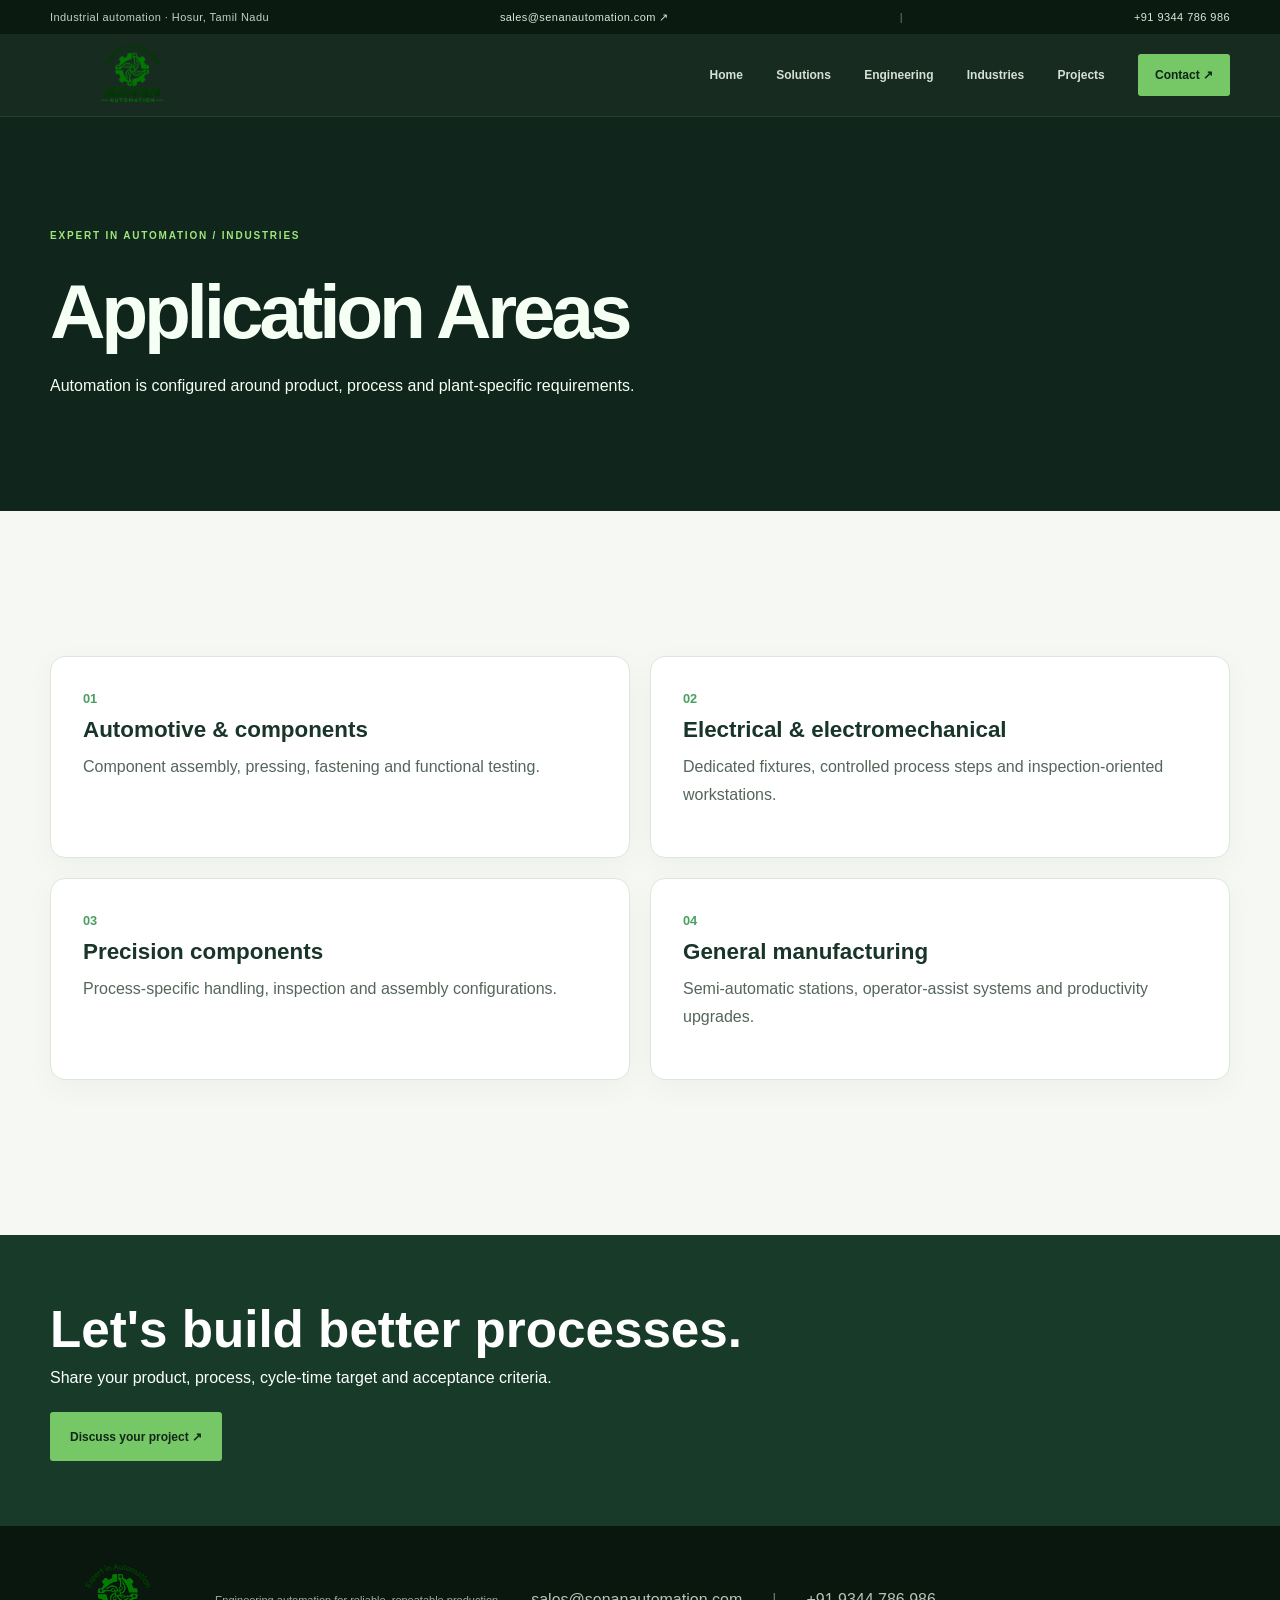
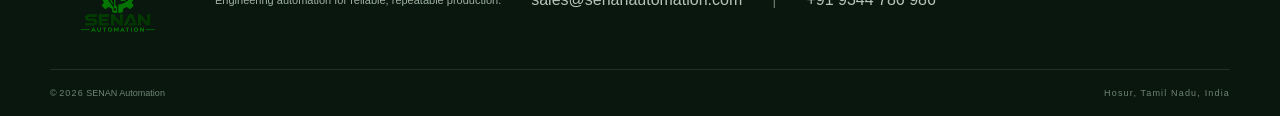
<file: industries.html>
<!DOCTYPE html>

<html lang="en"><head><meta charset="utf-8"/><meta content="width=device-width,initial-scale=1" name="viewport"/><meta content="#10251b" name="theme-color"/><link href="styles.css" rel="stylesheet"/><script defer="" src="script.js"></script><title>Industrial Automation Applications &amp; Industries | SENAN</title><meta content="Automation applications for automotive components, electrical and electromechanical products, precision components and general manufacturing." name="description"/><meta content="index, follow, max-image-preview:large" name="robots"/><link href="https://www.senanautomation.com/industries.html" rel="canonical"/><meta content="Industrial Automation Applications &amp; Industries | SENAN" property="og:title"/><meta content="Automation applications for automotive components, electrical and electromechanical products, precision components and general manufacturing." property="og:description"/><meta content="https://www.senanautomation.com/industries.html" property="og:url"/><meta content="website" property="og:type"/><meta content="SENAN Automation" property="og:site_name"/><meta content="summary" name="twitter:card"/><meta content="#183e2b" name="theme-color"/><link href="assets/favicon.png?v=2" rel="icon"/><link href="assets/apple-touch-icon.png" rel="apple-touch-icon"/><link rel="icon" type="image/png" sizes="32x32" href="assets/favicon-32.png?v=2"/><link rel="icon" type="image/png" sizes="16x16" href="assets/favicon-16.png?v=2"/></head><body><div class="topline"><div class="container topline-inner"><span>Industrial automation · Hosur, Tamil Nadu</span><a href="mailto:sales@senanautomation.com">sales@senanautomation.com ↗</a><span class="contact-separator">  |  </span><a class="contact-phone" href="tel:+919344786986">+91 9344 786 986</a></div></div><header class="site-header"><div class="container nav-wrap"><a class="brand" href="index.html"><img alt="SENAN Automation logo" decoding="async" src="assets/senan-logo.png"/></a><button aria-controls="main-nav" aria-expanded="false" aria-label="Open navigation" class="menu-toggle"><span></span><span></span><span></span></button><nav aria-label="Main navigation" class="main-nav" id="main-nav"><a href="index.html">Home</a><a href="solutions.html">Solutions</a><a href="engineering.html">Engineering</a><a href="industries.html">Industries</a><a href="projects.html">Projects</a><a class="nav-cta" href="contact.html">Contact ↗</a></nav></div></header><main><section class="inner-hero"><div class="container"><p class="eyebrow">EXPERT IN AUTOMATION / INDUSTRIES</p><h1>Application Areas</h1><p>Automation is configured around product, process and plant-specific requirements.</p></div></section><section class="inner-content section-pad"><div class="container"><div class="new-grid"><article><span class="card-index">01</span><h3>Automotive &amp; components</h3><p>Component assembly, pressing, fastening and functional testing.</p></article><article><span class="card-index">02</span><h3>Electrical &amp; electromechanical</h3><p>Dedicated fixtures, controlled process steps and inspection-oriented workstations.</p></article><article><span class="card-index">03</span><h3>Precision components</h3><p>Process-specific handling, inspection and assembly configurations.</p></article><article><span class="card-index">04</span><h3>General manufacturing</h3><p>Semi-automatic stations, operator-assist systems and productivity upgrades.</p></article></div></div></section><section class="inner-cta"><div class="container"><h2>Let's build better processes.</h2><p>Share your product, process, cycle-time target and acceptance criteria.</p><a class="button button-green" href="contact.html">Discuss your project ↗</a></div></section></main><footer class="site-footer"><div class="container footer-main"><a class="footer-brand" href="index.html"><img alt="SENAN Automation logo" decoding="async" src="assets/senan-logo.png"/></a><p>Engineering automation for reliable, repeatable production.</p><a href="mailto:sales@senanautomation.com">sales@senanautomation.com</a><span class="contact-separator">  |  </span><a class="contact-phone" href="tel:+919344786986">+91 9344 786 986</a></div><div class="container footer-bottom"><span>© <span id="year"></span> SENAN Automation</span><span>Hosur, Tamil Nadu, India</span></div></footer></body></html>
</file>
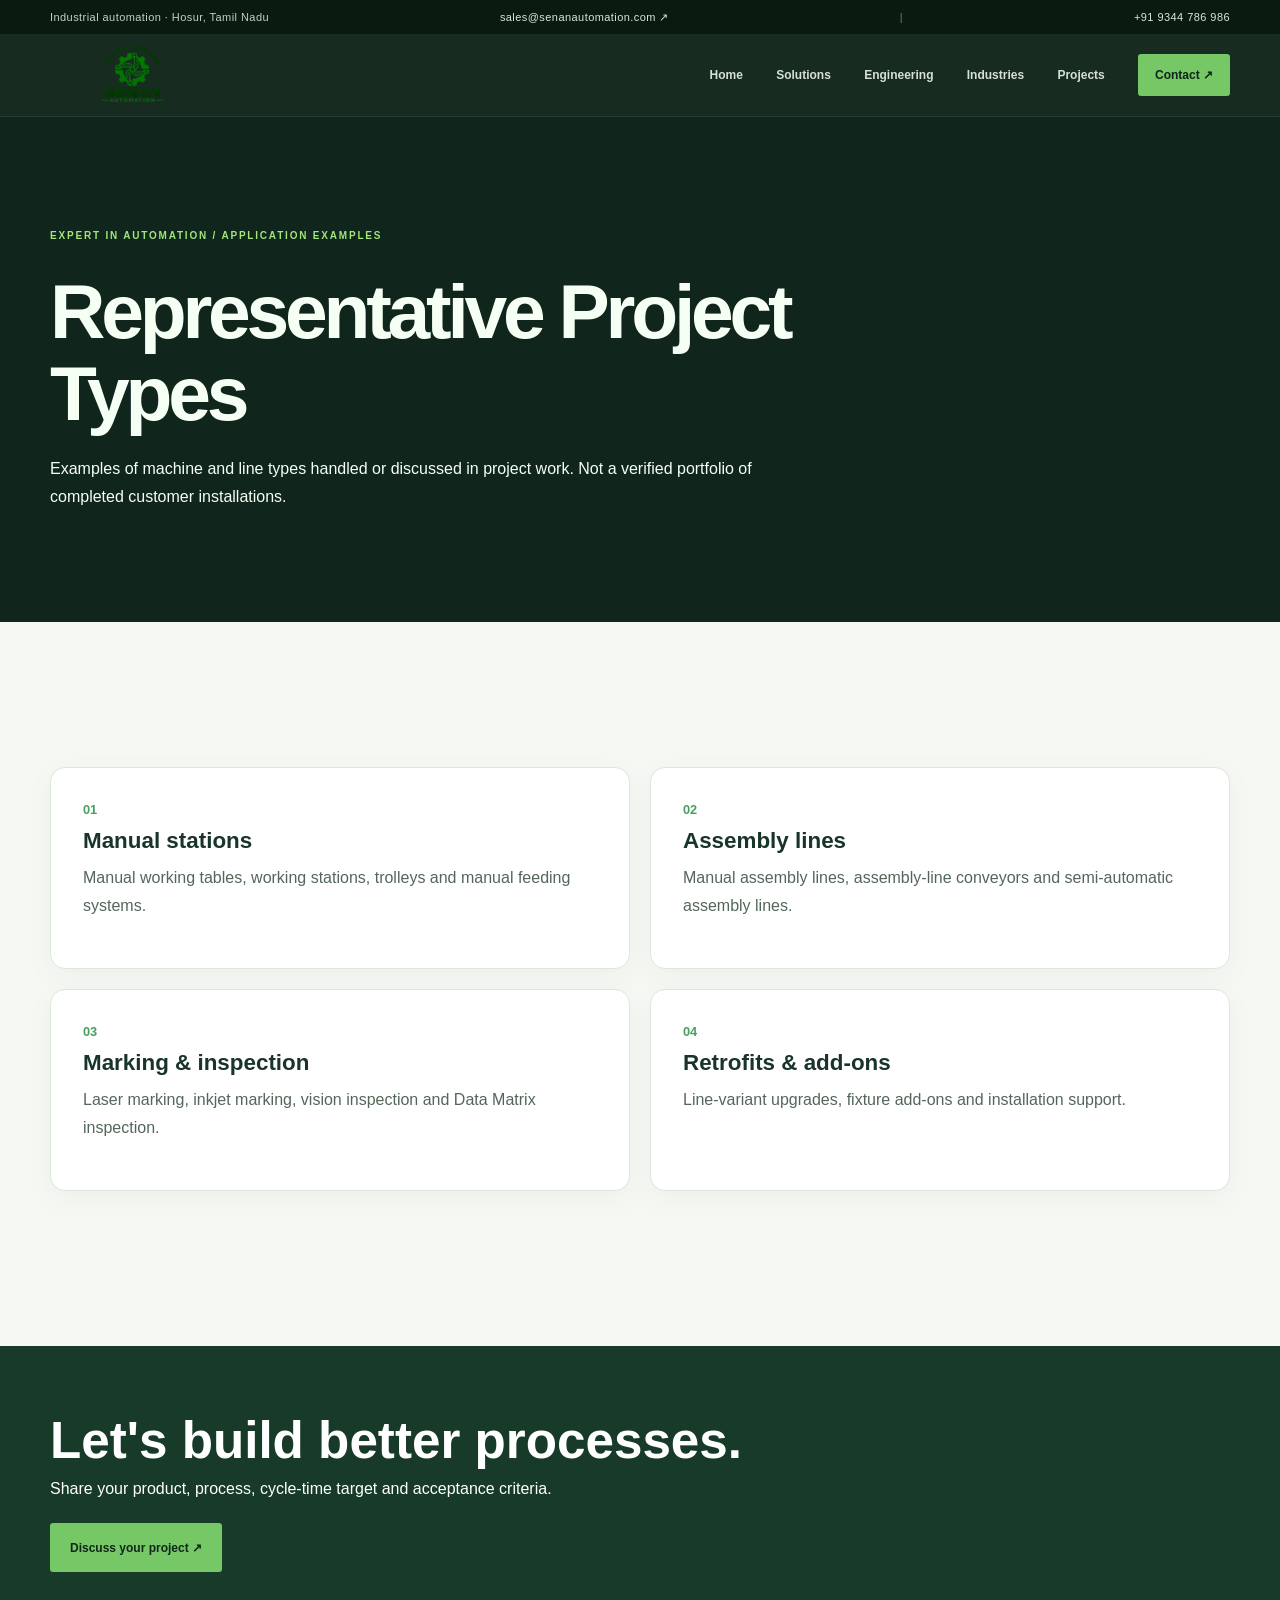
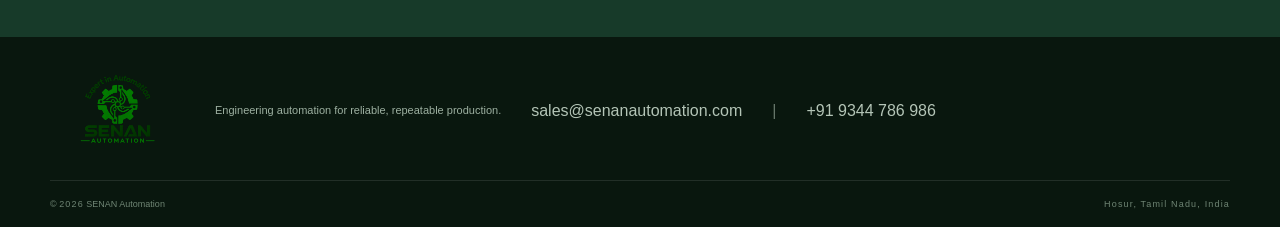
<file: projects.html>
<!DOCTYPE html>

<html lang="en"><head><meta charset="utf-8"/><meta content="width=device-width,initial-scale=1" name="viewport"/><meta content="#10251b" name="theme-color"/><link href="styles.css" rel="stylesheet"/><script defer="" src="script.js"></script><title>Representative Automation Project Types | SENAN</title><meta content="Explore the automation machine types SENAN can handle, including manual workstations, assembly lines, marking and inspection stations and retrofits." name="description"/><meta content="index, follow, max-image-preview:large" name="robots"/><link href="https://www.senanautomation.com/projects.html" rel="canonical"/><meta content="Representative Automation Project Types | SENAN" property="og:title"/><meta content="Explore the automation machine types SENAN can handle, including manual workstations, assembly lines, marking and inspection stations and retrofits." property="og:description"/><meta content="https://www.senanautomation.com/projects.html" property="og:url"/><meta content="website" property="og:type"/><meta content="SENAN Automation" property="og:site_name"/><meta content="summary" name="twitter:card"/><meta content="#183e2b" name="theme-color"/><link href="assets/favicon.png?v=2" rel="icon"/><link href="assets/apple-touch-icon.png" rel="apple-touch-icon"/><link rel="icon" type="image/png" sizes="32x32" href="assets/favicon-32.png?v=2"/><link rel="icon" type="image/png" sizes="16x16" href="assets/favicon-16.png?v=2"/></head><body><div class="topline"><div class="container topline-inner"><span>Industrial automation · Hosur, Tamil Nadu</span><a href="mailto:sales@senanautomation.com">sales@senanautomation.com ↗</a><span class="contact-separator">  |  </span><a class="contact-phone" href="tel:+919344786986">+91 9344 786 986</a></div></div><header class="site-header"><div class="container nav-wrap"><a class="brand" href="index.html"><img alt="SENAN Automation logo" decoding="async" src="assets/senan-logo.png"/></a><button aria-controls="main-nav" aria-expanded="false" aria-label="Open navigation" class="menu-toggle"><span></span><span></span><span></span></button><nav aria-label="Main navigation" class="main-nav" id="main-nav"><a href="index.html">Home</a><a href="solutions.html">Solutions</a><a href="engineering.html">Engineering</a><a href="industries.html">Industries</a><a href="projects.html">Projects</a><a class="nav-cta" href="contact.html">Contact ↗</a></nav></div></header><main><section class="inner-hero"><div class="container"><p class="eyebrow">EXPERT IN AUTOMATION / APPLICATION EXAMPLES</p><h1>Representative Project Types</h1><p>Examples of machine and line types handled or discussed in project work. Not a verified portfolio of completed customer installations.</p></div></section><section class="inner-content section-pad"><div class="container"><div class="new-grid"><article><span class="card-index">01</span><h3>Manual stations</h3><p>Manual working tables, working stations, trolleys and manual feeding systems.</p></article><article><span class="card-index">02</span><h3>Assembly lines</h3><p>Manual assembly lines, assembly-line conveyors and semi-automatic assembly lines.</p></article><article><span class="card-index">03</span><h3>Marking &amp; inspection</h3><p>Laser marking, inkjet marking, vision inspection and Data Matrix inspection.</p></article><article><span class="card-index">04</span><h3>Retrofits &amp; add-ons</h3><p>Line-variant upgrades, fixture add-ons and installation support.</p></article></div></div></section><section class="inner-cta"><div class="container"><h2>Let's build better processes.</h2><p>Share your product, process, cycle-time target and acceptance criteria.</p><a class="button button-green" href="contact.html">Discuss your project ↗</a></div></section></main><footer class="site-footer"><div class="container footer-main"><a class="footer-brand" href="index.html"><img alt="SENAN Automation logo" decoding="async" src="assets/senan-logo.png"/></a><p>Engineering automation for reliable, repeatable production.</p><a href="mailto:sales@senanautomation.com">sales@senanautomation.com</a><span class="contact-separator">  |  </span><a class="contact-phone" href="tel:+919344786986">+91 9344 786 986</a></div><div class="container footer-bottom"><span>© <span id="year"></span> SENAN Automation</span><span>Hosur, Tamil Nadu, India</span></div></footer></body></html>
</file>
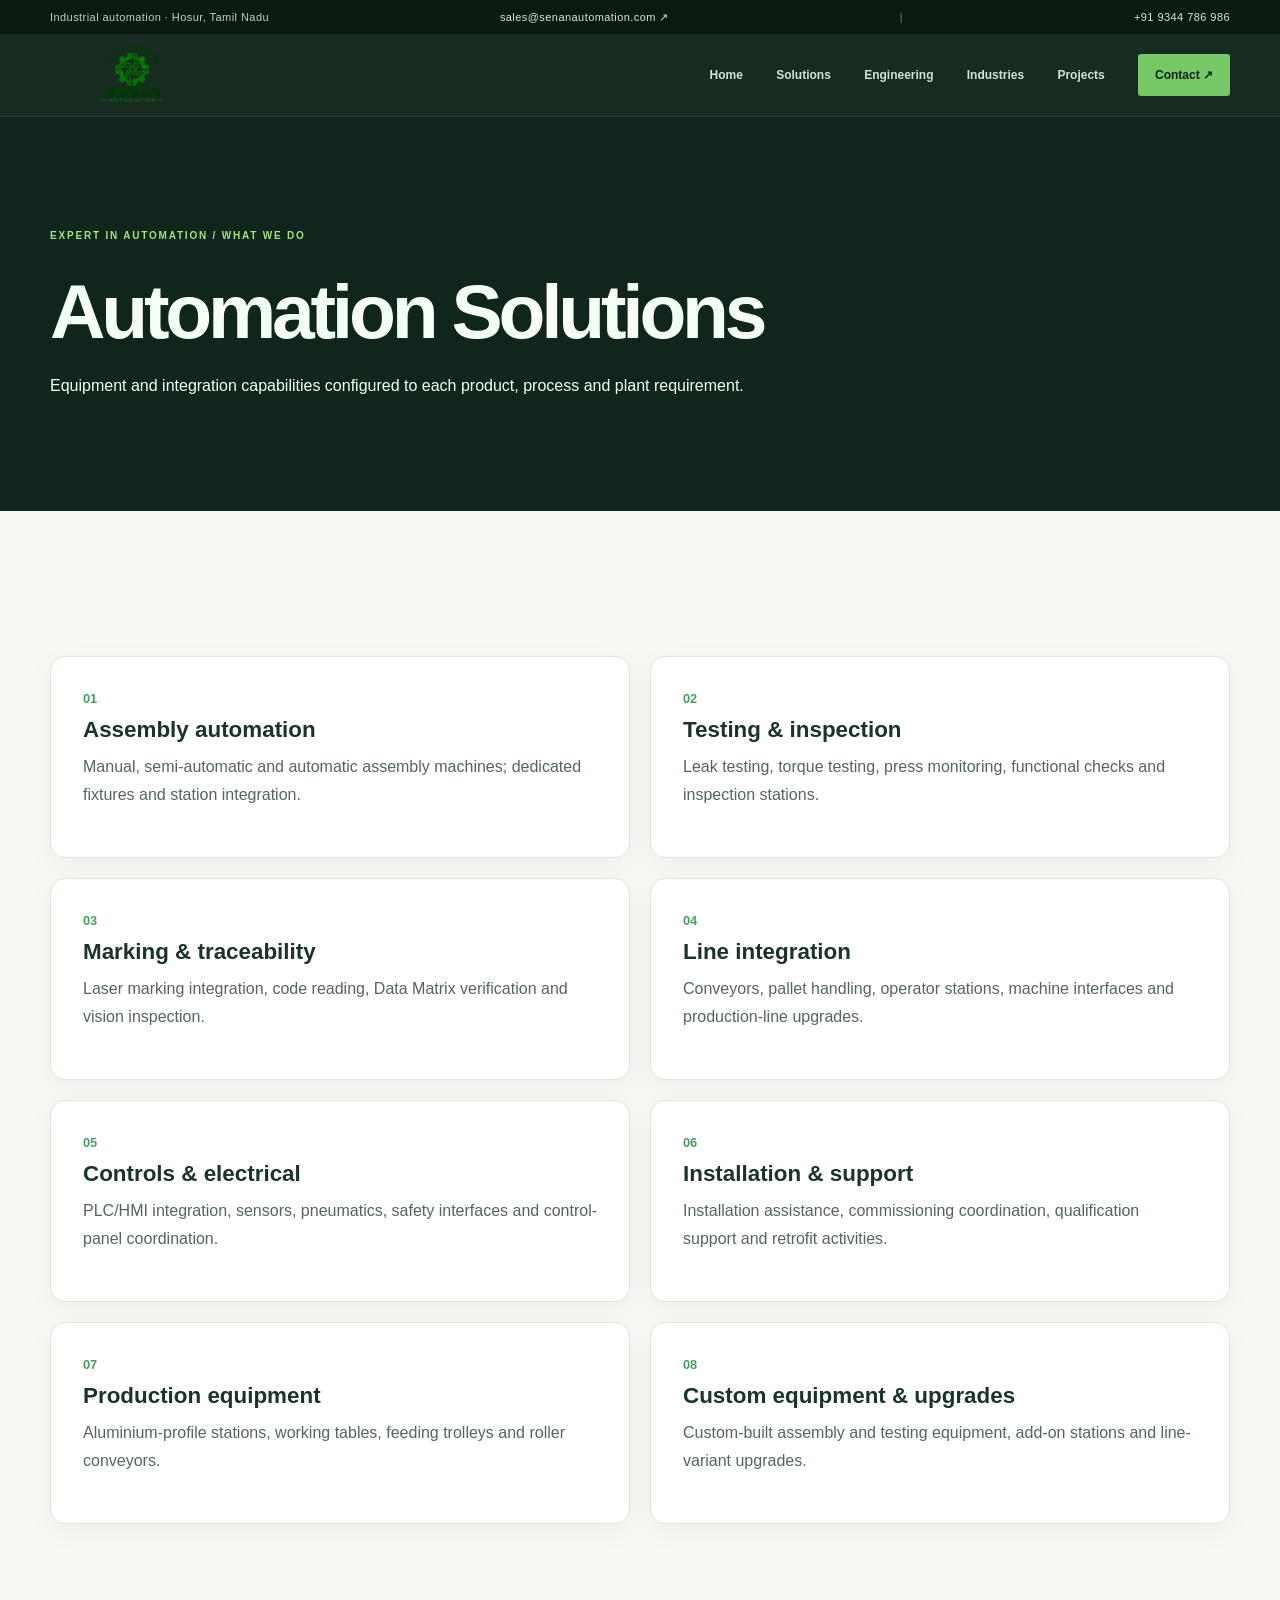
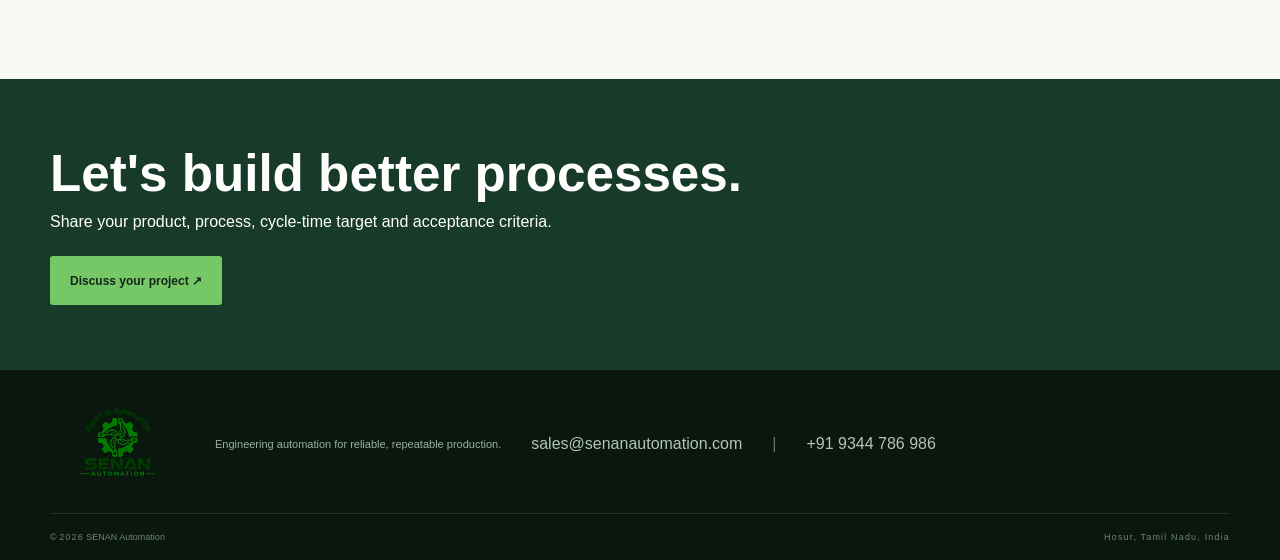
<file: solutions.html>
<!DOCTYPE html>

<html lang="en"><head><meta charset="utf-8"/><meta content="width=device-width,initial-scale=1" name="viewport"/><meta content="#10251b" name="theme-color"/><link href="styles.css" rel="stylesheet"/><script defer="" src="script.js"></script><title>Assembly, Testing &amp; Industrial Automation Solutions | SENAN</title><meta content="Explore SENAN Automation solutions for assembly stations, testing and inspection, laser marking, traceability, conveyors and PLC/HMI integration." name="description"/><meta content="index, follow, max-image-preview:large" name="robots"/><link href="https://www.senanautomation.com/solutions.html" rel="canonical"/><meta content="Assembly, Testing &amp; Industrial Automation Solutions | SENAN" property="og:title"/><meta content="Explore SENAN Automation solutions for assembly stations, testing and inspection, laser marking, traceability, conveyors and PLC/HMI integration." property="og:description"/><meta content="https://www.senanautomation.com/solutions.html" property="og:url"/><meta content="website" property="og:type"/><meta content="SENAN Automation" property="og:site_name"/><meta content="summary" name="twitter:card"/><meta content="#183e2b" name="theme-color"/><link href="assets/favicon.png?v=2" rel="icon"/><link href="assets/apple-touch-icon.png" rel="apple-touch-icon"/><link rel="icon" type="image/png" sizes="32x32" href="assets/favicon-32.png?v=2"/><link rel="icon" type="image/png" sizes="16x16" href="assets/favicon-16.png?v=2"/></head><body><div class="topline"><div class="container topline-inner"><span>Industrial automation · Hosur, Tamil Nadu</span><a href="mailto:sales@senanautomation.com">sales@senanautomation.com ↗</a><span class="contact-separator">  |  </span><a class="contact-phone" href="tel:+919344786986">+91 9344 786 986</a></div></div><header class="site-header"><div class="container nav-wrap"><a class="brand" href="index.html"><img alt="SENAN Automation logo" decoding="async" src="assets/senan-logo.png"/></a><button aria-controls="main-nav" aria-expanded="false" aria-label="Open navigation" class="menu-toggle"><span></span><span></span><span></span></button><nav aria-label="Main navigation" class="main-nav" id="main-nav"><a href="index.html">Home</a><a href="solutions.html">Solutions</a><a href="engineering.html">Engineering</a><a href="industries.html">Industries</a><a href="projects.html">Projects</a><a class="nav-cta" href="contact.html">Contact ↗</a></nav></div></header><main><section class="inner-hero"><div class="container"><p class="eyebrow">EXPERT IN AUTOMATION / WHAT WE DO</p><h1>Automation Solutions</h1><p>Equipment and integration capabilities configured to each product, process and plant requirement.</p></div></section><section class="inner-content section-pad"><div class="container"><div class="new-grid"><article><span class="card-index">01</span><h3>Assembly automation</h3><p>Manual, semi-automatic and automatic assembly machines; dedicated fixtures and station integration.</p></article><article><span class="card-index">02</span><h3>Testing &amp; inspection</h3><p>Leak testing, torque testing, press monitoring, functional checks and inspection stations.</p></article><article><span class="card-index">03</span><h3>Marking &amp; traceability</h3><p>Laser marking integration, code reading, Data Matrix verification and vision inspection.</p></article><article><span class="card-index">04</span><h3>Line integration</h3><p>Conveyors, pallet handling, operator stations, machine interfaces and production-line upgrades.</p></article><article><span class="card-index">05</span><h3>Controls &amp; electrical</h3><p>PLC/HMI integration, sensors, pneumatics, safety interfaces and control-panel coordination.</p></article><article><span class="card-index">06</span><h3>Installation &amp; support</h3><p>Installation assistance, commissioning coordination, qualification support and retrofit activities.</p></article><article><span class="card-index">07</span><h3>Production equipment</h3><p>Aluminium-profile stations, working tables, feeding trolleys and roller conveyors.</p></article><article><span class="card-index">08</span><h3>Custom equipment &amp; upgrades</h3><p>Custom-built assembly and testing equipment, add-on stations and line-variant upgrades.</p></article></div></div></section><section class="inner-cta"><div class="container"><h2>Let's build better processes.</h2><p>Share your product, process, cycle-time target and acceptance criteria.</p><a class="button button-green" href="contact.html">Discuss your project ↗</a></div></section></main><footer class="site-footer"><div class="container footer-main"><a class="footer-brand" href="index.html"><img alt="SENAN Automation logo" decoding="async" src="assets/senan-logo.png"/></a><p>Engineering automation for reliable, repeatable production.</p><a href="mailto:sales@senanautomation.com">sales@senanautomation.com</a><span class="contact-separator">  |  </span><a class="contact-phone" href="tel:+919344786986">+91 9344 786 986</a></div><div class="container footer-bottom"><span>© <span id="year"></span> SENAN Automation</span><span>Hosur, Tamil Nadu, India</span></div></footer></body></html>
</file>
<file: styles.css>
/* SENAN Automation — responsive site styles */
:root {
  --ink: #11251a;
  --ink-soft: #20392a;
  --green: #76c766;
  --green-bright: #a0e67b;
  --green-deep: #2f713c;
  --paper: #f4f6f1;
  --white: #ffffff;
  --muted: #aab8ad;
  --line: rgba(255,255,255,.14);
  --dark-line: #dce4dc;
  --body-font: "DM Sans", Arial, sans-serif;
  --heading-font: "Manrope", "DM Sans", sans-serif;
  --container: 1180px;
}
* { box-sizing: border-box; }
html { scroll-behavior: smooth; scroll-padding-top: 90px; }
body { margin: 0; color: var(--ink); font-family: var(--body-font); background: var(--paper); -webkit-font-smoothing: antialiased; }
a { color: inherit; text-decoration: none; }
button, input, textarea, select { font: inherit; }
button, a { -webkit-tap-highlight-color: transparent; }
.container { width: min(var(--container), calc(100% - 64px)); margin: 0 auto; }
.topline { background: #0a1a11; color: #c2d0c5; font-size: 11px; letter-spacing: .04em; }
.topline-inner { min-height: 34px; display: flex; align-items: center; justify-content: space-between; gap: 20px; }
.topline a { color: #d9e7da; }
.topline a span { color: var(--green-bright); margin-left: 5px; }
.status-dot, .pulse { display: inline-block; width: 6px; height: 6px; border-radius: 50%; background: var(--green-bright); margin-right: 8px; box-shadow: 0 0 0 4px rgba(160,230,123,.12); }
.site-header { position: sticky; top: 0; z-index: 20; background: rgba(17,37,26,.97); border-bottom: 1px solid rgba(255,255,255,.08); backdrop-filter: blur(16px); }
.nav-wrap { height: 82px; display: flex; align-items: center; justify-content: space-between; gap: 30px; }
.brand { display: flex; align-items: center; width: 164px; height: 66px; overflow: hidden; }
.brand img { display: block; width: 100%; height: 100%; object-fit: contain; }
.main-nav { display: flex; align-items: center; gap: clamp(18px, 2.6vw, 36px); color: #d5e1d7; font-size: 12px; font-weight: 600; }
.main-nav > a:not(.nav-cta) { transition: color .2s; }
.main-nav > a:not(.nav-cta):hover { color: var(--green-bright); }
.nav-cta { background: var(--green); color: #10251a; padding: 14px 17px; border-radius: 3px; transition: background .2s, transform .2s; }
.nav-cta:hover, .button-green:hover { background: var(--green-bright); transform: translateY(-2px); }
.nav-cta span { margin-left: 15px; }
.menu-toggle { display: none; background: none; border: 0; padding: 8px; cursor: pointer; }
.menu-toggle span { display: block; width: 24px; height: 2px; background: white; margin: 5px; transition: transform .2s; }
.hero { position: relative; isolation: isolate; overflow: hidden; background: var(--ink); color: #f3f8f2; }
.hero-grid { position: absolute; inset: 0; z-index: -1; opacity: .28; background-image: linear-gradient(rgba(160,230,123,.075) 1px, transparent 1px), linear-gradient(90deg, rgba(160,230,123,.075) 1px, transparent 1px); background-size: 58px 58px; mask-image: linear-gradient(90deg, black, transparent 95%); }
.hero-layout { display: grid; grid-template-columns: 1fr 1fr; align-items: center; min-height: 620px; padding-top: 55px; padding-bottom: 50px; gap: 35px; }
.hero-copy { position: relative; z-index: 2; padding: 15px 0 30px; }
.eyebrow { display: flex; align-items: center; gap: 10px; margin: 0 0 25px; color: var(--green-bright); font-size: 10px; letter-spacing: .18em; font-weight: 700; }
.eyebrow-line { width: 27px; height: 1px; display: inline-block; background: currentColor; }
.eyebrow.dark { color: var(--green-deep); }
h1, h2, h3, p { margin-top: 0; }
h1, h2, h3 { font-family: var(--heading-font); }
h1 { max-width: 640px; margin-bottom: 24px; font-size: clamp(43px, 5.4vw, 72px); line-height: 1.05; letter-spacing: -.055em; font-weight: 700; }
h1 span, .section-heading h2 span, .capability-copy h2 span, .approach-head h2 span, .quality-layout h2 span, .contact-copy h2 span { color: var(--green); }
.hero-lead { max-width: 480px; color: #bdcbbf; font-size: 15px; line-height: 1.85; }
.hero-actions { display: flex; align-items: center; gap: 26px; flex-wrap: wrap; margin-top: 31px; }
.button { display: inline-flex; align-items: center; justify-content: center; gap: 28px; min-height: 49px; padding: 0 19px; border: 1px solid transparent; border-radius: 3px; font-size: 12px; font-weight: 700; cursor: pointer; transition: .2s ease; }
.button-green { color: #12271a; background: var(--green); }
.text-link { color: #e2e9e3; font-size: 12px; font-weight: 600; }
.text-link span { margin-left: 10px; color: var(--green-bright); }
.hero-proof { display: flex; align-items: center; gap: 13px; margin-top: 58px; padding-top: 20px; border-top: 1px solid var(--line); max-width: 400px; }
.proof-icon { display: grid; place-items: center; width: 38px; height: 38px; color: var(--green-bright); border: 1px solid rgba(160,230,123,.45); border-radius: 50%; font-size: 19px; }
.hero-proof p { margin: 0; color: #e9f1e9; font-size: 11px; line-height: 1.7; }
.hero-proof p span { color: #a5b5a8; }
.hero-visual { min-height: 490px; position: relative; display: flex; align-items: center; justify-content: center; }
.machine-frame { position: relative; width: min(100%, 490px); padding: 0 16px; border: 1px solid rgba(151,190,158,.25); background: linear-gradient(145deg, rgba(31,61,41,.7), rgba(11,29,19,.35)); box-shadow: 0 30px 90px rgba(0,0,0,.22); z-index: 2; }
.machine-top, .machine-bottom { display: flex; justify-content: space-between; padding: 15px 3px; color: #8ca895; font: 9px monospace; letter-spacing: .1em; }
.machine-top { border-bottom: 1px solid rgba(151,190,158,.2); }
.machine-bottom { border-top: 1px solid rgba(151,190,158,.2); }
.machine-svg { display: block; width: 100%; max-height: 370px; margin: 0 auto; overflow: visible; }
.visual-label { position: absolute; color: #a6c0aa; font: 9px monospace; letter-spacing: .12em; }
.label-top { top: 18px; right: 8px; }
.pulse { margin-right: 10px; }
.visual-note { position: absolute; z-index: 3; bottom: 15px; left: -12px; display: flex; gap: 13px; align-items: center; padding: 15px 19px; background: #d9e9d9; color: #203c28; box-shadow: 0 15px 45px rgba(0,0,0,.18); font-size: 9px; line-height: 1.7; letter-spacing: .05em; }
.visual-note strong { font-size: 11px; letter-spacing: 0; }
.note-number { color: #3e8a46; font: 700 24px var(--heading-font); }
.visual-orbit { position: absolute; border: 1px solid rgba(130,205,122,.17); border-radius: 50%; }
.orbit-one { width: 470px; height: 470px; }
.orbit-two { width: 560px; height: 560px; }
.hero-foot { min-height: 72px; display: flex; align-items: center; gap: clamp(18px, 4vw, 60px); border-top: 1px solid var(--line); color: #d6e2d8; font-size: 12px; }
.hero-foot > span { color: #829888; font-size: 9px; letter-spacing: .16em; }
.hero-foot div { position: relative; }
.hero-foot div:before { content: ""; display: inline-block; width: 4px; height: 4px; margin: 0 10px 2px 0; background: var(--green); border-radius: 50%; }
.section-pad { padding: 110px 0; }
.intro { background: var(--paper); }
.intro-layout { display: grid; grid-template-columns: 1fr 1fr; gap: 70px; align-items: end; }
.intro h2, .section-heading h2, .capability-copy h2, .approach-head h2, .quality-layout h2, .contact-copy h2 { font-size: clamp(34px, 4vw, 53px); line-height: 1.13; letter-spacing: -.05em; margin: 0; }
.intro h2 em, .industries h2 em { color: #559c4b; font-style: normal; }
.intro-text { max-width: 500px; padding-bottom: 5px; }
.intro-text p { color: #607066; font-size: 14px; line-height: 1.9; margin-bottom: 24px; }
.under-link { display: inline-flex; gap: 24px; align-items: center; padding-bottom: 8px; border-bottom: 1px solid #92b28f; color: #2e6038; font-size: 12px; font-weight: 700; }
.value-strip { display: grid; grid-template-columns: repeat(3, 1fr); margin-top: 70px; border-top: 1px solid #d8e0d7; border-bottom: 1px solid #d8e0d7; }
.value-cell { padding: 25px 28px 27px 0; }
.value-cell + .value-cell { border-left: 1px solid #d8e0d7; padding-left: 28px; }
.value-cell span { display: block; color: #61945c; font-size: 9px; letter-spacing: .12em; margin-bottom: 15px; }
.value-cell strong { font: 700 18px var(--heading-font); }
.value-cell p { color: #6b7b6f; font-size: 12px; line-height: 1.7; margin: 10px 0 0; max-width: 270px; }
.solutions { color: #f3f8f2; background: #152c1e; }
.section-heading { display: flex; justify-content: space-between; align-items: end; gap: 50px; margin-bottom: 48px; }
.section-heading h2 { font-size: clamp(36px, 4.3vw, 55px); }
.section-heading > p { max-width: 340px; margin-bottom: 5px; color: #9eb1a2; font-size: 13px; line-height: 1.8; }
.solution-grid { display: grid; grid-template-columns: repeat(3, 1fr); border-top: 1px solid rgba(255,255,255,.14); border-left: 1px solid rgba(255,255,255,.14); }
.solution-card { min-height: 290px; padding: 24px 26px 25px; border-right: 1px solid rgba(255,255,255,.14); border-bottom: 1px solid rgba(255,255,255,.14); transition: background .25s; }
.solution-card:hover { background: rgba(121,201,103,.08); }
.card-top { display: flex; justify-content: space-between; color: #829e89; font: 10px monospace; }
.card-arrow { font-size: 17px; color: var(--green); }
.line-icon { width: 42px; height: 42px; display: grid; place-items: center; margin: 27px 0 23px; color: var(--green); }
.line-icon svg { width: 42px; height: 42px; fill: none; stroke: currentColor; stroke-width: 1.5; stroke-linecap: round; stroke-linejoin: round; }
.solution-card h3 { margin: 0 0 11px; font-size: 17px; letter-spacing: -.03em; }
.solution-card p { min-height: 60px; margin: 0 0 20px; color: #aab9ad; font-size: 12px; line-height: 1.8; }
.solution-card > a { display: inline-flex; gap: 15px; color: #b5e5a3; font-size: 10px; font-weight: 700; }
.capabilities { color: #edf5ed; background: #0d1f14; }
.capability-layout { display: grid; grid-template-columns: .85fr 1.15fr; gap: 90px; }
.capability-copy h2 { font-size: clamp(36px, 4vw, 52px); }
.capability-copy .muted { max-width: 360px; margin: 24px 0 30px; color: #a2b2a5; font-size: 13px; line-height: 1.9; }
.button-outline { border-color: #5e8066; color: #e4eee5; background: transparent; }
.button-outline:hover { border-color: var(--green); color: var(--green-bright); }
.capability-list { border-top: 1px solid var(--line); }
.capability-item { display: grid; grid-template-columns: 42px 1fr 20px; align-items: start; gap: 18px; padding: 24px 0; border-bottom: 1px solid var(--line); }
.cap-num { padding-top: 3px; color: var(--green); font: 11px monospace; }
.capability-item h3 { margin: 0 0 8px; font-size: 16px; }
.capability-item p { max-width: 450px; margin: 0; color: #9caf9f; font-size: 12px; line-height: 1.75; }
.cap-symbol { color: #66856d; font-size: 20px; }
.industries { background: #e9eee7; }
.industries .section-heading > p { color: #65756a; }
.industry-grid { display: grid; grid-template-columns: repeat(4, 1fr); gap: 15px; }
.industry-card { min-width: 0; }
.industry-visual { position: relative; height: 205px; overflow: hidden; background: #183723; }
.industry-visual > span { position: absolute; right: 14px; top: 14px; color: rgba(230,244,230,.65); font: 10px monospace; }
.rings { position: absolute; width: 220px; height: 220px; border: 1px solid #7bc86c; border-radius: 50%; top: 10px; left: 50%; transform: translateX(-50%); }
.rings:before, .rings:after { content: ""; position: absolute; inset: 25px; border: 1px solid #7bc86c; border-radius: 50%; }
.rings:after { inset: 58px; box-shadow: 0 0 0 20px rgba(123,200,108,.12), 0 0 0 42px rgba(123,200,108,.08); }
.visual-circuit { background: #cbd9ca; }
.visual-circuit > span, .visual-precision > span, .visual-general > span { color: #426849; }
.circuit-lines { position: absolute; inset: 20px; background: linear-gradient(90deg, transparent 48%, #77a67a 48%, #77a67a 49%, transparent 49%), linear-gradient(0deg, transparent 48%, #77a67a 48%, #77a67a 49%, transparent 49%); background-size: 42px 42px; transform: rotate(-18deg) scale(1.3); opacity: .8; }
.circuit-lines:after { content: ""; position: absolute; inset: 28px; border: 1px solid #4c8555; border-radius: 50%; box-shadow: 0 0 0 18px rgba(76,133,85,.12), 0 0 0 38px rgba(76,133,85,.1); }
.visual-precision { background: #d5e1d3; }
.precision-shape { position: absolute; width: 140px; height: 140px; left: 50%; top: 50%; transform: translate(-50%,-50%) rotate(45deg); border: 1px solid #5e9360; box-shadow: 0 0 0 17px rgba(94,147,96,.12), 0 0 0 35px rgba(94,147,96,.1); }
.precision-shape:after { content: ""; position: absolute; inset: 30px; border: 1px solid #5e9360; }
.visual-general { background: #9db8a0; }
.bars { position: absolute; left: 20%; right: 20%; bottom: 30px; display: flex; align-items: end; gap: 9px; height: 120px; border-bottom: 1px solid #315c39; }
.bars i { flex: 1; display: block; border: 1px solid #315c39; border-bottom: 0; background: repeating-linear-gradient(0deg, transparent 0 10px, rgba(49,92,57,.25) 10px 11px); }
.bars i:nth-child(1) { height: 38%; }.bars i:nth-child(2) { height: 65%; }.bars i:nth-child(3) { height: 48%; }.bars i:nth-child(4) { height: 90%; }
.industry-card h3 { margin: 19px 0 8px; font-size: 14px; }
.industry-card p { margin: 0; color: #68786c; font-size: 11px; line-height: 1.8; }
.approach { color: #f0f7f0; background: #142b1d; }
.approach-head { max-width: 620px; }
.approach-head h2 { font-size: clamp(37px, 4.3vw, 56px); }
.approach-head > p:last-child { max-width: 450px; margin: 21px 0 0; color: #9eb1a2; font-size: 13px; line-height: 1.8; }
.process-track { display: grid; grid-template-columns: repeat(5, 1fr); margin-top: 58px; border-top: 1px solid rgba(255,255,255,.18); }
.process-step { position: relative; padding: 22px 19px 0 0; }
.process-step:not(:first-child) { padding-left: 20px; border-left: 1px solid rgba(255,255,255,.1); }
.process-index { color: var(--green); font: 10px monospace; }
.process-node { width: 45px; height: 45px; display: grid; place-items: center; margin: 24px 0 20px; border: 1px solid #5b8063; border-radius: 50%; color: var(--green-bright); font-size: 20px; }
.process-step h3 { margin: 0 0 9px; font-size: 16px; }
.process-step p { max-width: 165px; margin: 0; color: #a0b2a3; font-size: 11px; line-height: 1.8; }
.quality-band { padding: 78px 0; background: #dfe9dc; }
.quality-layout { display: grid; grid-template-columns: .8fr 1.2fr; gap: 70px; align-items: start; }
.quality-layout .eyebrow { color: #427a46; }
.quality-layout h2 { font-size: clamp(35px, 4vw, 48px); }
.quality-points { display: grid; gap: 20px; }
.quality-points > div { display: grid; grid-template-columns: 34px 1fr; gap: 15px; padding-bottom: 19px; border-bottom: 1px solid #c5d4c2; }
.quality-points > div:last-child { border-bottom: 0; padding-bottom: 0; }
.quality-points > div > span { color: #4d8c4c; font: 11px monospace; padding-top: 3px; }
.quality-points p { margin: 0; color: #5c6f60; font-size: 12px; line-height: 1.8; }
.quality-points strong { color: #1e3a27; font-size: 14px; }
.contact { color: #f0f7f0; background: #0e2115; }
.contact-layout { display: grid; grid-template-columns: .85fr 1.15fr; gap: 80px; align-items: start; }
.contact-copy h2 { font-size: clamp(38px, 4.3vw, 56px); }
.contact-copy > p:not(.eyebrow) { max-width: 390px; margin: 22px 0 32px; color: #9fb1a2; font-size: 13px; line-height: 1.9; }
.contact-detail { display: flex; align-items: center; gap: 14px; margin: 20px 0; }
.detail-icon { display: grid; place-items: center; width: 38px; height: 38px; border: 1px solid #4c6d53; color: var(--green); font-size: 18px; }
.contact-detail small { display: block; margin-bottom: 5px; color: #7d9683; font-size: 9px; letter-spacing: .12em; }
.contact-detail a, .contact-detail p { margin: 0; color: #e0ebe1; font-size: 12px; }
.contact-form { padding: 30px; background: #172f20; border: 1px solid rgba(255,255,255,.12); }
.form-heading { display: flex; justify-content: space-between; align-items: center; gap: 15px; margin-bottom: 28px; padding-bottom: 18px; border-bottom: 1px solid rgba(255,255,255,.13); color: #f2f8f2; font-size: 11px; font-weight: 700; letter-spacing: .08em; }
.form-status { color: #9bb49f; font-size: 8px; font-weight: 500; letter-spacing: .04em; }
.form-status i { display: inline-block; width: 5px; height: 5px; margin-right: 6px; border-radius: 50%; background: var(--green); }
.form-row { display: grid; grid-template-columns: 1fr 1fr; gap: 16px; }
.contact-form label { display: block; margin-bottom: 17px; color: #b6c7b9; font-size: 10px; font-weight: 600; }
.contact-form input, .contact-form select, .contact-form textarea { display: block; width: 100%; margin-top: 8px; padding: 13px 12px; border: 1px solid #3b5742; border-radius: 2px; outline: none; background: #11271a; color: #f0f7f0; font-size: 11px; transition: border-color .2s; }
.contact-form input::placeholder, .contact-form textarea::placeholder { color: #718876; }
.contact-form select { color: #c3d1c5; }
.contact-form input:focus, .contact-form select:focus, .contact-form textarea:focus { border-color: var(--green); }
.contact-form textarea { resize: vertical; min-height: 105px; }
.submit-button { width: 100%; justify-content: space-between; margin-top: 3px; }
.form-note { margin: 13px 0 0; color: #839987; font-size: 9px; line-height: 1.6; }
.form-feedback { margin: 8px 0 0; color: var(--green-bright); font-size: 11px; }
.site-footer { padding: 35px 0 0; background: #09170e; color: #b4c5b7; }
.footer-main { display: flex; align-items: center; gap: 30px; padding-bottom: 30px; }
.footer-brand { display: block; width: 135px; height: 78px; overflow: hidden; }
.footer-brand img { width: 100%; height: 100%; object-fit: contain; }
.footer-main p { margin: 0; color: #9db0a1; font-size: 11px; line-height: 1.8; }
.back-top { margin-left: auto; color: #cde5c6; font-size: 9px; letter-spacing: .12em; }
.footer-bottom { display: flex; justify-content: space-between; gap: 20px; padding: 18px 0; border-top: 1px solid rgba(255,255,255,.1); color: #6f8574; font-size: 9px; }
.footer-bottom span:last-child { letter-spacing: .13em; }
@media (max-width: 980px) {
  .container { width: min(100% - 44px, var(--container)); }
  .nav-wrap { height: 74px; }
  .brand { width: 145px; }
  .main-nav { gap: 16px; font-size: 11px; }
  .nav-cta { padding: 12px; }
  .hero-layout { min-height: 560px; gap: 10px; }
  .hero-visual { min-height: 430px; }
  .machine-frame { padding: 0 10px; }
  .machine-svg { max-height: 320px; }
  .visual-note { left: -5px; }
  .section-pad { padding: 85px 0; }
  .capability-layout, .contact-layout { gap: 45px; }
  .industry-visual { height: 165px; }
  .solution-card { padding: 20px; }
}
@media (max-width: 760px) {
  .container { width: calc(100% - 38px); }
  .topline-inner { min-height: 31px; font-size: 9px; }
  .topline-inner > span { max-width: 65%; }
  .nav-wrap { height: 70px; }
  .brand { width: 132px; height: 60px; }
  .menu-toggle { display: block; }
  .main-nav { position: absolute; display: none; top: 70px; left: 0; right: 0; padding: 18px 22px 24px; background: #10251a; border-top: 1px solid rgba(255,255,255,.1); box-shadow: 0 18px 25px rgba(0,0,0,.2); align-items: stretch; flex-direction: column; gap: 0; }
  .main-nav.is-open { display: flex; }
  .main-nav > a:not(.nav-cta) { padding: 14px 0; border-bottom: 1px solid rgba(255,255,255,.08); }
  .nav-cta { margin-top: 15px; text-align: center; }
  .menu-toggle[aria-expanded="true"] span:first-child { transform: translateY(7px) rotate(45deg); }
  .menu-toggle[aria-expanded="true"] span:nth-child(2) { opacity: 0; }
  .menu-toggle[aria-expanded="true"] span:last-child { transform: translateY(-7px) rotate(-45deg); }
  .hero-layout { grid-template-columns: 1fr; padding-top: 70px; padding-bottom: 35px; gap: 0; }
  .hero-copy { padding-bottom: 0; }
  h1 { font-size: clamp(43px, 11vw, 64px); }
  .hero-lead { font-size: 14px; }
  .hero-proof { margin-top: 38px; }
  .hero-visual { min-height: 400px; margin-top: 28px; }
  .machine-frame { width: min(100%, 460px); }
  .machine-svg { max-height: 310px; }
  .visual-note { left: 0; bottom: 0; }
  .orbit-one { width: 400px; height: 400px; }
  .orbit-two { width: 470px; height: 470px; }
  .hero-foot { flex-wrap: wrap; gap: 15px 22px; padding: 18px 0; }
  .hero-foot > span { width: 100%; }
  .hero-foot div { font-size: 10px; }
  .section-pad { padding: 70px 0; }
  .intro-layout, .capability-layout, .contact-layout, .quality-layout { grid-template-columns: 1fr; gap: 30px; }
  .intro-layout { gap: 25px; }
  .intro h2, .section-heading h2, .capability-copy h2, .approach-head h2, .quality-layout h2, .contact-copy h2 { font-size: clamp(35px, 9vw, 48px); }
  .value-strip { margin-top: 45px; grid-template-columns: 1fr; }
  .value-cell, .value-cell + .value-cell { padding: 22px 0; border-left: 0; border-bottom: 1px solid #d8e0d7; }
  .value-cell:last-child { border-bottom: 0; }
  .section-heading { display: block; margin-bottom: 32px; }
  .section-heading > p { margin-top: 22px; }
  .solution-grid { grid-template-columns: repeat(2, 1fr); }
  .solution-card { min-height: 300px; padding: 19px 16px; }
  .solution-card h3 { font-size: 15px; }
  .solution-card p { font-size: 11px; }
  .capability-layout { gap: 42px; }
  .industry-grid { grid-template-columns: repeat(2, 1fr); gap: 26px 14px; }
  .industry-visual { height: 170px; }
  .process-track { grid-template-columns: 1fr; margin-top: 38px; border-top: 0; }
  .process-step, .process-step:not(:first-child) { display: grid; grid-template-columns: 36px 48px 1fr; grid-template-rows: auto auto; align-items: center; gap: 0 12px; padding: 17px 0; border-left: 0; border-top: 1px solid rgba(255,255,255,.14); }
  .process-index { grid-row: 1 / span 2; }
  .process-node { grid-column: 2; grid-row: 1 / span 2; width: 42px; height: 42px; margin: 0; }
  .process-step h3 { grid-column: 3; margin: 0 0 4px; }
  .process-step p { grid-column: 3; max-width: none; }
  .quality-layout { gap: 32px; }
  .contact-layout { gap: 40px; }
  .contact-form { padding: 23px 18px; }
  .footer-main { gap: 17px; flex-wrap: wrap; }
  .footer-brand { width: 110px; height: 65px; }
  .footer-main p { font-size: 10px; }
  .footer-bottom { flex-wrap: wrap; font-size: 8px; }
}
@media (max-width: 420px) {
  .container { width: calc(100% - 30px); }
  .topline-inner > a { font-size: 8px; }
  .hero-layout { padding-top: 55px; }
  .hero-actions { gap: 18px; }
  .button { gap: 18px; padding: 0 14px; }
  .hero-visual { min-height: 340px; }
  .machine-svg { max-height: 250px; }
  .machine-top, .machine-bottom { font-size: 7px; }
  .visual-label { font-size: 7px; }
  .visual-note { padding: 10px 12px; }
  .solution-grid { grid-template-columns: 1fr; }
  .solution-card { min-height: auto; padding: 20px; }
  .solution-card p { min-height: 0; }
  .line-icon { margin: 20px 0 15px; }
  .industry-visual { height: 145px; }
  .form-row { grid-template-columns: 1fr; gap: 0; }
  .form-heading { align-items: flex-start; flex-direction: column; }
  .footer-main { align-items: flex-start; }
  .back-top { width: 100%; margin-left: 0; }
}
@media (prefers-reduced-motion: reduce) {
  html { scroll-behavior: auto; }
  *, *::before, *::after { animation-duration: .01ms !important; transition-duration: .01ms !important; }
}

/* Additional internal pages — no third-party image or font dependencies */
body{font-family:Arial,Helvetica,sans-serif}h1,h2,h3{font-family:Arial,Helvetica,sans-serif}
.inner-hero{background:#10251b;color:#f6fff4;padding:110px 0 95px}.inner-hero h1{font-size:clamp(2.8rem,6vw,5.6rem);line-height:1.08;margin:18px 0 20px;max-width:900px}.inner-hero p{max-width:760px;line-height:1.75}.inner-content{background:#f6f8f3;color:#193428}.inner-content h2,.project-teaser h2{font-size:clamp(2rem,3vw,3rem);margin:20px 0 30px}.new-grid{display:grid;grid-template-columns:repeat(2,minmax(0,1fr));gap:20px;margin:35px 0 45px}.new-grid article{background:white;border:1px solid #dce7dc;border-radius:15px;padding:32px;box-shadow:0 8px 30px #10251b0a}.new-grid h3{font-size:1.4rem;margin:10px 0}.new-grid p{color:#54665a;line-height:1.75}.card-index{color:#4b9e62;font-weight:700;font-size:.8rem}.inner-cta{background:#173a29;color:white;padding:65px 0}.inner-cta h2{font-size:clamp(2rem,4vw,3.4rem);margin-bottom:10px}.inner-cta p{margin-bottom:25px}.scope-note{border-left:4px solid #75c76c;padding:15px 20px;background:#eaf3e8;margin:20px 0 45px}.contact-page-grid{display:grid;grid-template-columns:1fr 1fr;gap:55px}.contact-page-grid a{color:#276f45}.simple-form{display:grid;gap:16px}.simple-form label{display:grid;gap:8px;font-weight:600}.simple-form input,.simple-form select,.simple-form textarea{font:inherit;border:1px solid #c5d6c8;border-radius:7px;padding:13px;width:100%;background:#fff;color:#173528}.project-teaser{background:#edf5ed}.project-teaser>.container>p{max-width:760px;line-height:1.7}@media(max-width:750px){.new-grid,.contact-page-grid{grid-template-columns:1fr}.inner-hero{padding:70px 0}.new-grid article{padding:23px}}

/* AI-generated profile-cutting workshop visual: local asset, no external image requests */
.hero-workshop-visual { min-height: 450px; overflow: hidden; border-radius: 14px; background: #203d32; box-shadow: 0 28px 65px rgba(0,0,0,.28); }
.workshop-photo { width: 100%; height: 490px; object-fit: cover; object-position: 54% center; display: block; }
.workshop-caption { position: absolute; bottom: 18px; left: 18px; right: 18px; width: fit-content; max-width: calc(100% - 36px); padding: 12px 15px; border-radius: 5px; background: rgba(9,37,29,.88); color: #effbea; font-size: 10px; font-weight: 700; letter-spacing: .12em; display:flex; align-items:center; gap: 10px; }
@media(max-width: 900px) { .hero-workshop-visual { min-height: 350px; } .workshop-photo { height: 400px; } }
@media(max-width: 600px) { .hero-workshop-visual { min-height: 265px; } .workshop-photo { height: 300px; } .workshop-caption { font-size: 8px; } }

/* Contact number beside every sales email link */
.contact-phone {
  white-space: nowrap;
  color: inherit;
  text-decoration: none;
}
.contact-phone:hover, .contact-phone:focus-visible {
  text-decoration: underline;
}
.contact-separator { opacity: 0.55; }
@media (max-width: 640px) {
  .topline-inner { flex-wrap: wrap; row-gap: 0.35rem; }
  .contact-phone { white-space: normal; }
}

/* Contact page Google Map */
.map-section { background: #f3f7f3; }
.map-section h2 { margin-bottom: 0.5rem; }
.map-section p { max-width: 760px; margin-bottom: 1.5rem; }
.location-map {
  display: block;
  width: 100%;
  height: 420px;
  border: 0;
  border-radius: 14px;
  background: #e5ece5;
}
.map-directions-link {
  display: inline-block;
  margin-top: 1rem;
  color: #146437;
  font-weight: 700;
}
@media (max-width: 600px) {
  .location-map { height: 300px; }
}
</file>
